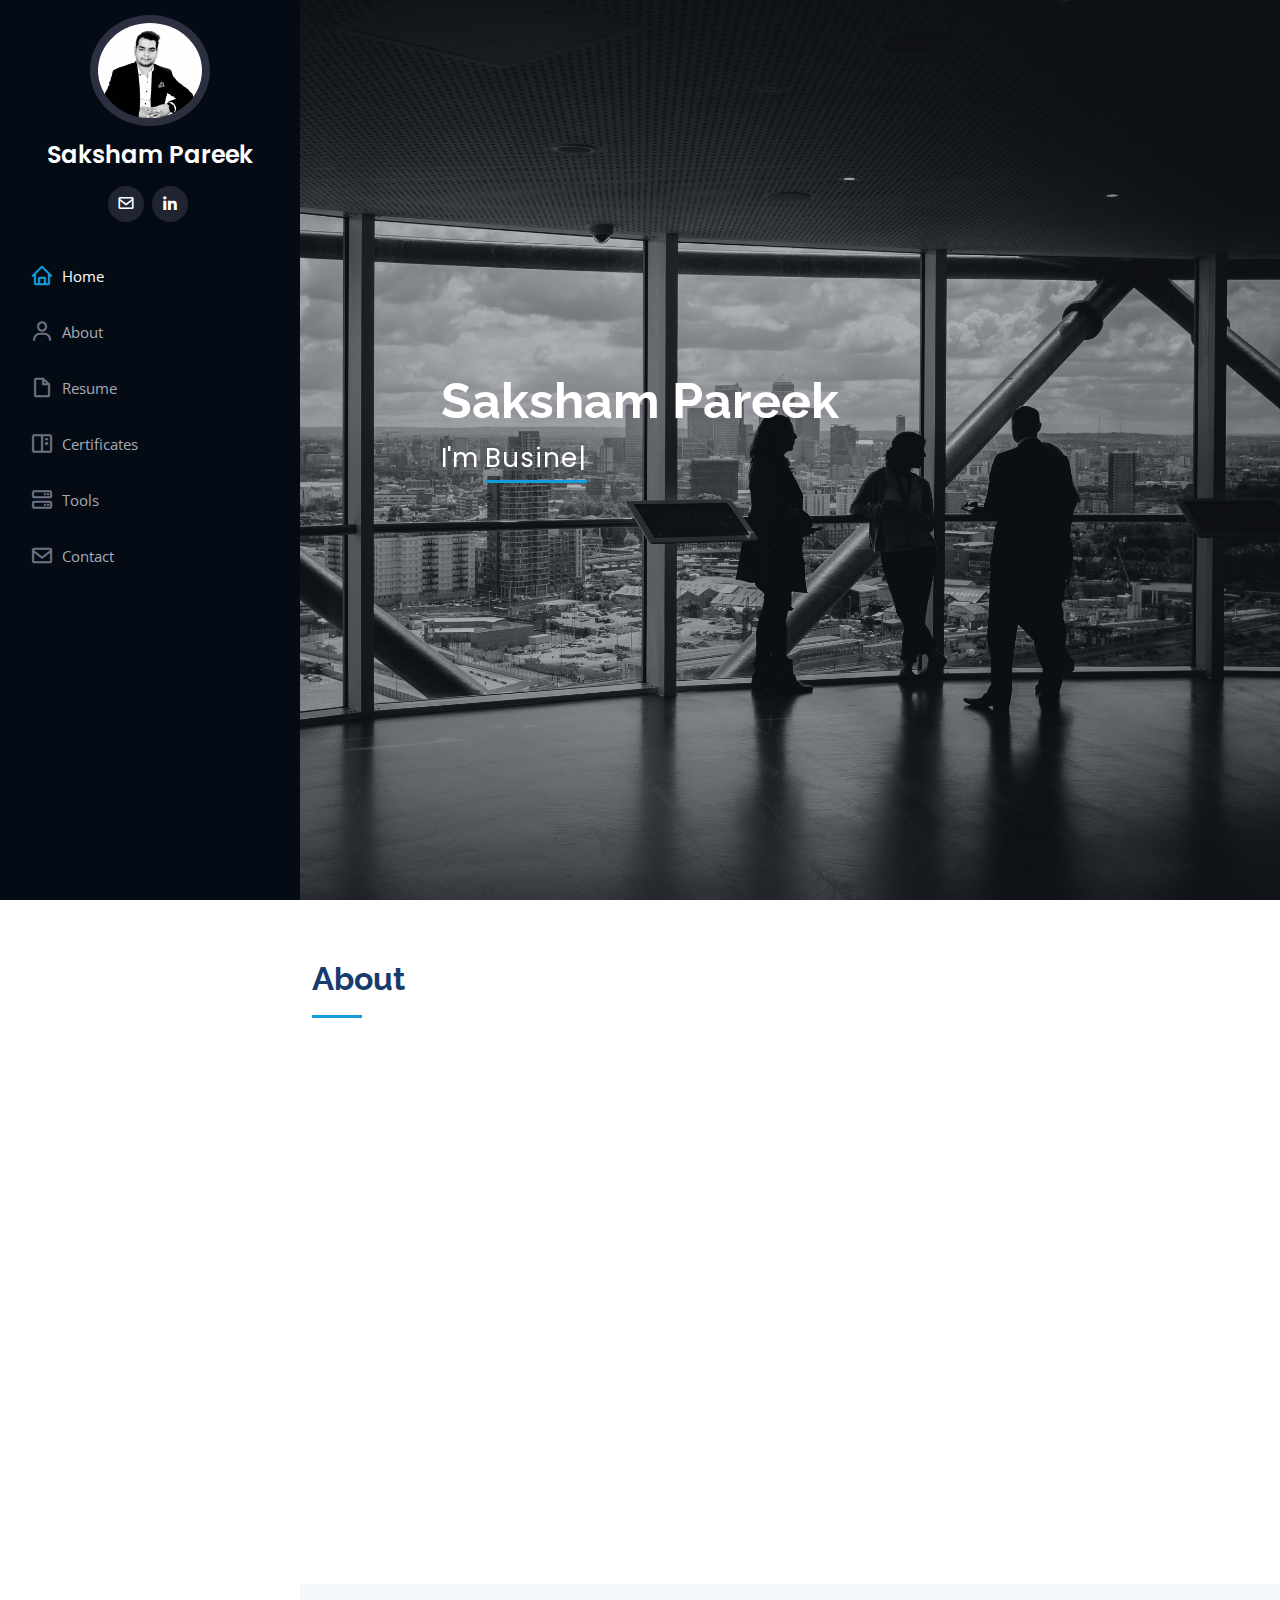
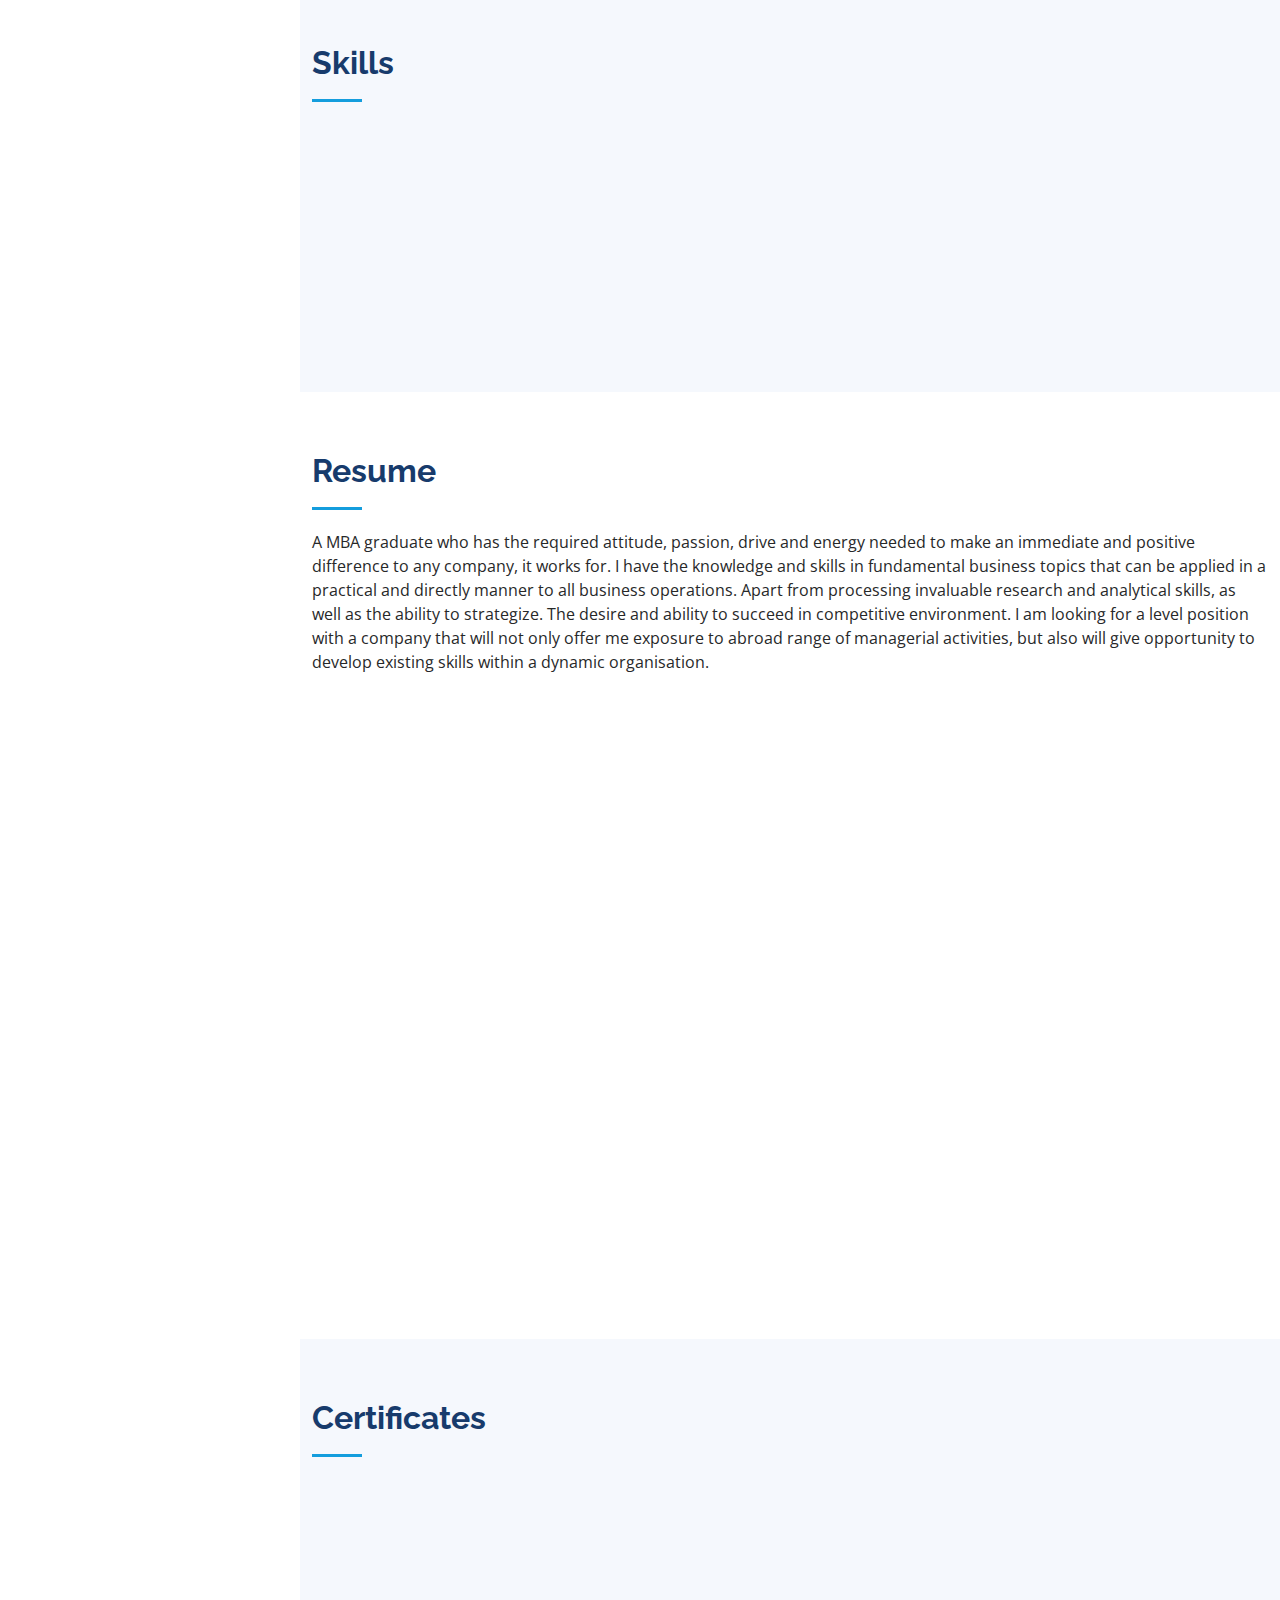
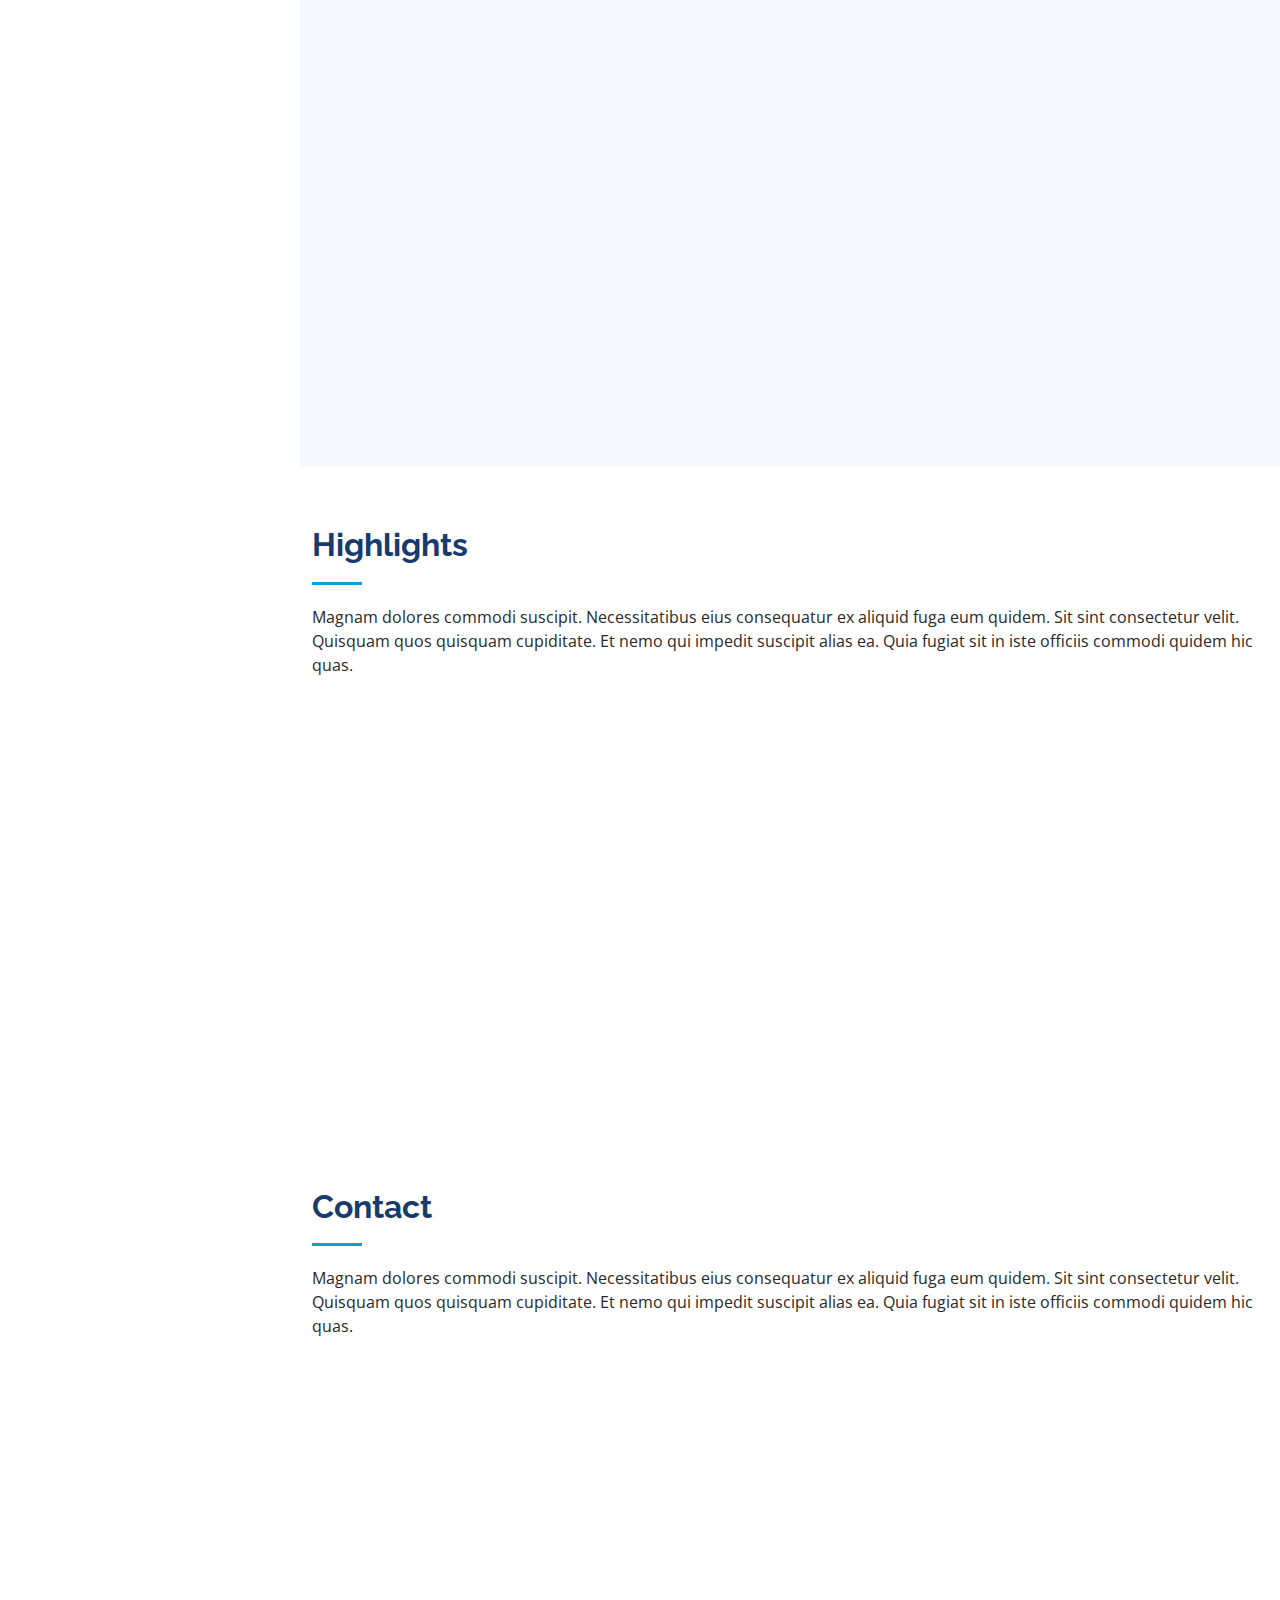
<file: index.html>
<!DOCTYPE html>
<html lang="en">

<head>
  <meta charset="utf-8">
  <meta content="width=device-width, initial-scale=1.0" name="viewport">

  <title>iPortfolio Bootstrap Template - Index</title>
  <meta content="" name="description">
  <meta content="" name="keywords">

  <!-- Favicons -->
  <link href="assets/img/favicon.png" rel="icon">
  <link href="assets/img/apple-touch-icon.png" rel="apple-touch-icon">

  <!-- Google Fonts -->
  <link href="https://fonts.googleapis.com/css?family=Open+Sans:300,300i,400,400i,600,600i,700,700i|Raleway:300,300i,400,400i,500,500i,600,600i,700,700i|Poppins:300,300i,400,400i,500,500i,600,600i,700,700i" rel="stylesheet">

  <!-- Vendor CSS Files -->
  <link href="assets/vendor/aos/aos.css" rel="stylesheet">
  <link href="assets/vendor/bootstrap/css/bootstrap.min.css" rel="stylesheet">
  <link href="assets/vendor/bootstrap-icons/bootstrap-icons.css" rel="stylesheet">
  <link href="assets/vendor/boxicons/css/boxicons.min.css" rel="stylesheet">
  <link href="assets/vendor/glightbox/css/glightbox.min.css" rel="stylesheet">
  <link href="assets/vendor/swiper/swiper-bundle.min.css" rel="stylesheet">

  <!-- Template Main CSS File -->
  <link href="assets/css/style.css" rel="stylesheet">
</head>

<body>

  <!-- ======= Mobile nav toggle button ======= -->
  <i class="bi bi-list mobile-nav-toggle d-xl-none"></i>

  <!-- ======= Header ======= -->
  <header id="header">
    <div class="d-flex flex-column">

      <div class="profile">
        <img src="assets/img/profile-img.jpg" alt="" class="img-fluid rounded-circle">
        <h1 class="text-light"><a href="index.html">Saksham Pareek</a></h1>
        <div class="social-links mt-3 text-center">
          <a href="mailto: Sakshampareek04@gmail.com" class="twitter"><i class="bx bx-envelope"></i></a>
          <!-- <a href="#" class="facebook"><i class="bx bxl-facebook"></i></a>
          <a href="#" class="instagram"><i class="bx bxl-instagram"></i></a>
          <a href="#" class="google-plus"><i class="bx bxl-skype"></i></a> -->
          <a href="https://www.linkedin.com/in/saksham-pareek-296287135/" class="linkedin"><i class="bx bxl-linkedin"></i></a>
        </div>
      </div>

      <nav id="navbar" class="nav-menu navbar">
        <ul>
          <li><a href="#hero" class="nav-link scrollto active"><i class="bx bx-home"></i> <span>Home</span></a></li>
          <li><a href="#about" class="nav-link scrollto"><i class="bx bx-user"></i> <span>About</span></a></li>
          <li><a href="#resume" class="nav-link scrollto"><i class="bx bx-file-blank"></i> <span>Resume</span></a></li>
          <li><a href="#portfolio" class="nav-link scrollto"><i class="bx bx-book-content"></i> <span>Certificates</span></a></li>
          <li><a href="#services" class="nav-link scrollto"><i class="bx bx-server"></i> <span>Tools</span></a></li>
          <li><a href="#contact" class="nav-link scrollto"><i class="bx bx-envelope"></i> <span>Contact</span></a></li>
        </ul>
      </nav>
      <!-- .nav-menu -->
    </div>
  </header><!-- End Header -->

  <!-- ======= Hero Section ======= -->
  <section id="hero" class="d-flex flex-column justify-content-center align-items-center">
    <div class="hero-container" data-aos="fade-in">
      <h1>Saksham Pareek</h1>
      <p>I'm <span class="typed" data-typed-items="Business Strategist,  	Consumer Insights, 	Business Strategist, 	Digital Marketing Consultant,"></span></p>
    </div>
  </section><!-- End Hero -->

  <main id="main">

    <!-- ======= About Section ======= -->
    <section id="about" class="about">
      <div class="container">

        <div class="section-title">
          <h2>About</h2>
          <!-- <p>Magnam dolores commodi suscipit. Necessitatibus eius consequatur ex aliquid fuga eum quidem. Sit sint consectetur velit. Quisquam quos quisquam cupiditate. Et nemo qui impedit suscipit alias ea. Quia fugiat sit in iste officiis commodi quidem hic quas.</p> -->
        </div>
        <div class="row">
          <div class="col-lg-4" data-aos="fade-right">
            <img src="assets/img/profile-img.jpg" class="img-fluid" alt="">
          </div>
          <div class="col-lg-8 pt-4 pt-lg-0 content" data-aos="fade-left">
            <h3>Social Media Analyst </h3>
            <!-- <p class="fst-italic">
              Lorem ipsum dolor sit amet, consectetur adipiscing elit, sed do eiusmod tempor incididunt ut labore et dolore
              magna aliqua.
            </p> -->
            <div class="row">
              <div class="col-lg-6">
                <ul>
                  <li><i class="bi bi-chevron-right"></i> <strong>Birthday:</strong> <span>28 june 199a</span></li>
                  <li><i class="bi bi-chevron-right"></i> <strong>Website:</strong> <span>sakshampareek.github.io</span></li>
                  <!-- <li><i class="bi bi-chevron-right"></i> <strong>Phone:</strong> <span>+123 456 7890</span></li> -->
                  <li><i class="bi bi-chevron-right"></i> <strong>City:</strong> <span>Jaipur,Rajasthan</span></li>
                </ul>
              </div>
              <div class="col-lg-6">
                <ul>
                  <li><i class="bi bi-chevron-right"></i> <strong>Phone:</strong> <span>+91 8078675498</span></li>
                  <!-- <li><i class="bi bi-chevron-right"></i> <strong>Age:</strong> <span>30</span></li> -->
                  <li><i class="bi bi-chevron-right"></i> <strong>Degree:</strong> <span>Master</span></li>
                  <li><i class="bi bi-chevron-right"></i> <strong>Email:</strong> <span>Sakshampareek04@gmail.com</span></li>
                  <!-- <li><i class="bi bi-chevron-right"></i> <strong>Freelance:</strong> <span>Available</span></li> -->
                </ul>
              </div>
            </div>
            <p>
              I work as a social media analyst, with 5+ years of professional experience in marketing and Public relations.
            Skilled with:
            <ul>
              <li>• Data-driven storytelling.</li>
              <li>• Quantitative and Qualitative analytical skills.</li>
            <li>• Problem-solving and strategic consulting ability.</li>
            <li>• Inductive & Deductive Reasoning.</li>
            <li>• Business Writing Skills.</li></ul>
            </p>
          </div>
        </div>

      </div>
    </section><!-- End About Section -->

    <!-- ======= Facts Section ======= -->
    <!-- <section id="facts" class="facts">
      <div class="container">

        <div class="section-title">
          <h2>Facts</h2>
          <p>Magnam dolores commodi suscipit. Necessitatibus eius consequatur ex aliquid fuga eum quidem. Sit sint consectetur velit. Quisquam quos quisquam cupiditate. Et nemo qui impedit suscipit alias ea. Quia fugiat sit in iste officiis commodi quidem hic quas.</p>
        </div>

        <div class="row no-gutters">

          <div class="col-lg-3 col-md-6 d-md-flex align-items-md-stretch" data-aos="fade-up">
            <div class="count-box">
              <i class="bi bi-emoji-smile"></i>
              <span data-purecounter-start="0" data-purecounter-end="232" data-purecounter-duration="1" class="purecounter"></span>
              <p><strong>Happy Clients</strong> consequuntur quae</p>
            </div>
          </div>

          <div class="col-lg-3 col-md-6 d-md-flex align-items-md-stretch" data-aos="fade-up" data-aos-delay="100">
            <div class="count-box">
              <i class="bi bi-journal-richtext"></i>
              <span data-purecounter-start="0" data-purecounter-end="521" data-purecounter-duration="1" class="purecounter"></span>
              <p><strong>Projects</strong> adipisci atque cum quia aut</p>
            </div>
          </div>

          <div class="col-lg-3 col-md-6 d-md-flex align-items-md-stretch" data-aos="fade-up" data-aos-delay="200">
            <div class="count-box">
              <i class="bi bi-headset"></i>
              <span data-purecounter-start="0" data-purecounter-end="1453" data-purecounter-duration="1" class="purecounter"></span>
              <p><strong>Hours Of Support</strong> aut commodi quaerat</p>
            </div>
          </div>

          <div class="col-lg-3 col-md-6 d-md-flex align-items-md-stretch" data-aos="fade-up" data-aos-delay="300">
            <div class="count-box">
              <i class="bi bi-people"></i>
              <span data-purecounter-start="0" data-purecounter-end="32" data-purecounter-duration="1" class="purecounter"></span>
              <p><strong>Hard Workers</strong> rerum asperiores dolor</p>
            </div>
          </div>

        </div>

      </div>
    </section> -->
    <!-- End Facts Section -->

    <!-- ======= Skills Section ======= -->
    <section id="skills" class="skills section-bg">
      <div class="container">

        <div class="section-title">
          <h2>Skills</h2>
          <!-- <p>Magnam dolores commodi suscipit. Necessitatibus eius consequatur ex aliquid fuga eum quidem. Sit sint consectetur velit. Quisquam quos quisquam cupiditate. Et nemo qui impedit suscipit alias ea. Quia fugiat sit in iste officiis commodi quidem hic quas.</p> -->
        </div>

        <div class="row skills-content">

          <div class="col-lg-6" data-aos="fade-up">

            <div class="progress">
              <span class="skill">Management<i class="val">90%</i></span>
              <div class="progress-bar-wrap">
                <div class="progress-bar" role="progressbar" aria-valuenow="90" aria-valuemin="0" aria-valuemax="100"></div>
              </div>
            </div>

            <div class="progress">
              <span class="skill">Customer Service <i class="val">95%</i></span>
              <div class="progress-bar-wrap">
                <div class="progress-bar" role="progressbar" aria-valuenow="95" aria-valuemin="0" aria-valuemax="100"></div>
              </div>
            </div>

            <div class="progress">
              <span class="skill">Marketing Strategy <i class="val">90%</i></span>
              <div class="progress-bar-wrap">
                <div class="progress-bar" role="progressbar" aria-valuenow="90" aria-valuemin="0" aria-valuemax="100"></div>
              </div>
            </div>

          </div>

          <div class="col-lg-6" data-aos="fade-up" data-aos-delay="100">

            <div class="progress">
              <span class="skill">Project Management <i class="val">95%</i></span>
              <div class="progress-bar-wrap">
                <div class="progress-bar" role="progressbar" aria-valuenow="95" aria-valuemin="0" aria-valuemax="100"></div>
              </div>
            </div>

            <div class="progress">
              <span class="skill">Brand Management <i class="val">80%</i></span>
              <div class="progress-bar-wrap">
                <div class="progress-bar" role="progressbar" aria-valuenow="80" aria-valuemin="0" aria-valuemax="100"></div>
              </div>
            </div>

            <div class="progress">
              <span class="skill">Strategic Planning <i class="val">90%</i></span>
              <div class="progress-bar-wrap">
                <div class="progress-bar" role="progressbar" aria-valuenow="90" aria-valuemin="0" aria-valuemax="100"></div>
              </div>
            </div>

          </div>

        </div>

      </div>
    </section><!-- End Skills Section -->

    <!-- ======= Resume Section ======= -->
    <section id="resume" class="resume">
      <div class="container">

        <div class="section-title">
          <h2>Resume</h2>
          <p>A MBA graduate who has the required attitude, passion, drive and energy needed to make an 
            immediate and positive difference to any company, it works for. I have the knowledge and skills in 
            fundamental business topics that can be applied in a practical and directly manner to all business 
            operations. Apart from processing invaluable research and analytical skills, as well as the ability to 
            strategize. The desire and ability to succeed in competitive environment. I am looking for a level 
            position with a company that will not only offer me exposure to abroad range of managerial 
            activities, but also will give opportunity to develop existing skills within a dynamic organisation. 
            </p>
        </div>

        <div class="row">
          <div class="col-lg-6" data-aos="fade-up">
            <h3 class="resume-title">Sumary</h3>
            <div class="resume-item pb-0">
              <h4>Saksham Pareek</h4>
              <p><em>Innovative and deadline-driven social media analyst, with 5+ years of professional experience in marketing and Public relations.</em></p>
              <ul>
                <li>Jaipur,Rajasthan</li>
                <li>+91 8078675498</li>
                <li>Sakshampareek04@gmail.com</li>
              </ul>
            </div>

            <h3 class="resume-title">Education</h3>
            <div class="resume-item">
              <h4>Master of Business Administration (M.B.A.) &amp; Finance</h4>
              <h5>2015 - 2017</h5>
              <p><em>Dr K N Modi University</em></p>
              <p>Activities and Societies: Represented university as team leader in mosiac 2016 . Represented university in several quiz competitions held in university and out of university</p>
            </div>
            <!-- <div class="resume-item">
              <h4>Bachelor of Fine Arts &amp; Graphic Design</h4>
              <h5>2010 - 2014</h5>
              <p><em>Rochester Institute of Technology, Rochester, NY</em></p>
              <p>Quia nobis sequi est occaecati aut. Repudiandae et iusto quae reiciendis et quis Eius vel ratione eius unde vitae rerum voluptates asperiores voluptatem Earum molestiae consequatur neque etlon sader mart dila</p>
            </div> -->
          </div>
          <div class="col-lg-6" data-aos="fade-up" data-aos-delay="100">
            <h3 class="resume-title">Professional Experience</h3>
            <div class="resume-item">
              <h4>Social Media Analyst</h4>
              <h5>2019 - Present</h5>
              <p><em>Experion, New York, NY </em></p>
              <ul>
                <li> 	Focuses on data research, analysis, report creations, creating impactful insights and recommendations.</li>
                <li> 	Providing inferences and actionable around consumers, brand and industry-specific observations that help the client in preparing future action plans </li>
                <li> 	Working on-trend and strategy and intelligence reports driven by social media conversations</li>
                <li> 	Evaluating how competitors and brand-specific content is performing and what are the best practices</li>
                <li> 	Developing innovative and problem-solving skills for continuous improvement of the current process</li>
                <li> 	Presenting reports to clients on video or audio calls</li>
                <li> 	Client, Calibration, and internal call handling</li>
              </ul>
            </div>
            <!-- <div class="resume-item">
              <h4>Graphic design specialist</h4>
              <h5>2017 - 2018</h5>
              <p><em>Stepping Stone Advertising, New York, NY</em></p>
              <ul>
                <li>Developed numerous marketing programs (logos, brochures,infographics, presentations, and advertisements).</li>
                <li>Managed up to 5 projects or tasks at a given time while under pressure</li>
                <li>Recommended and consulted with clients on the most appropriate graphic design</li>
                <li>Created 4+ design presentations and proposals a month for clients and account managers</li>
              </ul>
            </div> -->
          </div>
        </div>

      </div>
    </section><!-- End Resume Section -->

    <!-- ======= Portfolio Section ======= -->
    <section id="portfolio" class="portfolio section-bg">
      <div class="container">

        <div class="section-title">
          <h2>Certificates</h2>
          <!-- <p>Magnam dolores commodi suscipit. Necessitatibus eius consequatur ex aliquid fuga eum quidem. Sit sint consectetur velit. Quisquam quos quisquam cupiditate. Et nemo qui impedit suscipit alias ea. Quia fugiat sit in iste officiis commodi quidem hic quas.</p> -->
        </div>

        <!-- <div class="row" data-aos="fade-up">
          <div class="col-lg-12 d-flex justify-content-center">
            <ul id="portfolio-flters">
              <li data-filter="*" class="filter-active">All</li>
              <li data-filter=".filter-app">App</li>
              <li data-filter=".filter-card">Card</li>
              <li data-filter=".filter-web">Web</li> 
            </ul>
          </div>
        </div> -->

        <div class="row portfolio-container" data-aos="fade-up" data-aos-delay="100">

          <div class="col-lg-4 col-md-6 portfolio-item filter-app">
            <div class="portfolio-wrap">
              <img src="assets/img/portfolio/portfolio-1.jpg" class="img-fluid" alt="">
              <div class="portfolio-links">
                <a href="assets/img/portfolio/portfolio-1.jpg" data-gallery="portfolioGallery" class="portfolio-lightbox" title=" 	Content Strategy for Professionals"><i class="bx bx-plus"></i></a>
                <a href="portfolio-details1.html" title="More Details"><i class="bx bx-link"></i></a>
              </div>
            </div>
          </div>

          <div class="col-lg-4 col-md-6 portfolio-item filter-web">
            <div class="portfolio-wrap">
              <img src="assets/img/portfolio/portfolio-2.jpg" class="img-fluid" alt="">
              <div class="portfolio-links">
                <a href="assets/img/portfolio/portfolio-2.jpg" data-gallery="portfolioGallery" class="portfolio-lightbox" title=" 	Microsoft Power BI- Business Intelligence and Analytics service"><i class="bx bx-plus"></i></a>
                <a href="portfolio-details2.html" title="More Details"><i class="bx bx-link"></i></a>
              </div>
            </div>
          </div>

          <div class="col-lg-4 col-md-6 portfolio-item filter-app">
            <div class="portfolio-wrap">
              <img src="assets/img/portfolio/portfolio-3.jpg" class="img-fluid" alt="">
              <div class="portfolio-links">
                <a href="assets/img/portfolio/portfolio-3.jpg" data-gallery="portfolioGallery" class="portfolio-lightbox" title=" 	The Fundamentals of Digital Marketing "><i class="bx bx-plus"></i></a>
                <a href="portfolio-details3.html" title="More Details"><i class="bx bx-link"></i></a>
              </div>
            </div>
          </div>

          <!-- <div class="col-lg-4 col-md-6 portfolio-item filter-card">
            <div class="portfolio-wrap">
              <img src="assets/img/portfolio/portfolio-4.jpg" class="img-fluid" alt="">
              <div class="portfolio-links">
                <a href="assets/img/portfolio/portfolio-4.jpg" data-gallery="portfolioGallery" class="portfolio-lightbox" title="Card 2"><i class="bx bx-plus"></i></a>
                <a href="portfolio-details.html" title="More Details"><i class="bx bx-link"></i></a>
              </div>
            </div>
          </div> -->

          <div class="col-lg-4 col-md-6 portfolio-item filter-web">
            <div class="portfolio-wrap">
              <!-- <img src="assets/img/portfolio/portfolio-5.jpg" class="img-fluid" alt=""> -->
              <div class="portfolio-links">
                <!-- <a href="assets/img/portfolio/portfolio-5.jpg" data-gallery="portfolioGallery" class="portfolio-lightbox" title="Web 2"><i class="bx bx-plus"></i></a>
                <a href="portfolio-details.html" title="More Details"><i class="bx bx-link"></i></a> -->
              </div>
            </div>
          </div>

          <div class="col-lg-4 col-md-6 portfolio-item filter-app">
            <div class="portfolio-wrap">
              <img src="assets/img/portfolio/portfolio-4.jpg" class="img-fluid" alt="">
              <div class="portfolio-links">
                <a href="assets/img/portfolio/portfolio-4.jpg" data-gallery="portfolioGallery" class="portfolio-lightbox" title=" 	Talkwalker Mountain Climber Program"><i class="bx bx-plus"></i></a>
                <a href="portfolio-details4.html" title="More Details"><i class="bx bx-link"></i></a>
              </div>
            </div>
          </div>

         
          <!-- <div class="col-lg-4 col-md-6 portfolio-item filter-card">
            <div class="portfolio-wrap">
              <img src="assets/img/portfolio/portfolio-7.jpg" class="img-fluid" alt="">
              <div class="portfolio-links">
                <a href="assets/img/portfolio/portfolio-7.jpg" data-gallery="portfolioGallery" class="portfolio-lightbox" title="Card 1"><i class="bx bx-plus"></i></a>
                <a href="portfolio-details.html" title="More Details"><i class="bx bx-link"></i></a>
              </div>
            </div>
          </div>

          <div class="col-lg-4 col-md-6 portfolio-item filter-card">
            <div class="portfolio-wrap">
              <img src="assets/img/portfolio/portfolio-8.jpg" class="img-fluid" alt="">
              <div class="portfolio-links">
                <a href="assets/img/portfolio/portfolio-8.jpg" data-gallery="portfolioGallery" class="portfolio-lightbox" title="Card 3"><i class="bx bx-plus"></i></a>
                <a href="portfolio-details.html" title="More Details"><i class="bx bx-link"></i></a>
              </div>
            </div>
          </div>

          <div class="col-lg-4 col-md-6 portfolio-item filter-web">
            <div class="portfolio-wrap">
              <img src="assets/img/portfolio/portfolio-9.jpg" class="img-fluid" alt="">
              <div class="portfolio-links">
                <a href="assets/img/portfolio/portfolio-9.jpg" data-gallery="portfolioGallery" class="portfolio-lightbox" title="Web 3"><i class="bx bx-plus"></i></a>
                <a href="portfolio-details.html" title="More Details"><i class="bx bx-link"></i></a>
              </div>
            </div>
          </div> -->

        </div>

      </div>
    </section><!-- End Portfolio Section -->

    <!-- ======= Services Section ======= -->
    <section id="services" class="services">
      <div class="container">

        <div class="section-title">
          <h2>Highlights</h2>
          <p>Magnam dolores commodi suscipit. Necessitatibus eius consequatur ex aliquid fuga eum quidem. Sit sint consectetur velit. Quisquam quos quisquam cupiditate. Et nemo qui impedit suscipit alias ea. Quia fugiat sit in iste officiis commodi quidem hic quas.</p>
        </div>

        <div class="row">
          <div class="col-lg-4 col-md-6 icon-box" data-aos="fade-up">
            <div class="icon"><i class="bi bi-briefcase"></i></div>
            <h4 class="title"><a href="">Lorem Ipsum</a></h4>
            <p class="description">Voluptatum deleniti atque corrupti quos dolores et quas molestias excepturi sint occaecati cupiditate non provident</p>
          </div>
          <div class="col-lg-4 col-md-6 icon-box" data-aos="fade-up" data-aos-delay="100">
            <div class="icon"><i class="bi bi-card-checklist"></i></div>
            <h4 class="title"><a href="">Dolor Sitema</a></h4>
            <p class="description">Minim veniam, quis nostrud exercitation ullamco laboris nisi ut aliquip ex ea commodo consequat tarad limino ata</p>
          </div>
          <div class="col-lg-4 col-md-6 icon-box" data-aos="fade-up" data-aos-delay="200">
            <div class="icon"><i class="bi bi-bar-chart"></i></div>
            <h4 class="title"><a href="">Sed ut perspiciatis</a></h4>
            <p class="description">Duis aute irure dolor in reprehenderit in voluptate velit esse cillum dolore eu fugiat nulla pariatur</p>
          </div>
          <div class="col-lg-4 col-md-6 icon-box" data-aos="fade-up" data-aos-delay="300">
            <div class="icon"><i class="bi bi-binoculars"></i></div>
            <h4 class="title"><a href="">Magni Dolores</a></h4>
            <p class="description">Excepteur sint occaecat cupidatat non proident, sunt in culpa qui officia deserunt mollit anim id est laborum</p>
          </div>
          <div class="col-lg-4 col-md-6 icon-box" data-aos="fade-up" data-aos-delay="400">
            <div class="icon"><i class="bi bi-brightness-high"></i></div>
            <h4 class="title"><a href="">Nemo Enim</a></h4>
            <p class="description">At vero eos et accusamus et iusto odio dignissimos ducimus qui blanditiis praesentium voluptatum deleniti atque</p>
          </div>
          <div class="col-lg-4 col-md-6 icon-box" data-aos="fade-up" data-aos-delay="500">
            <div class="icon"><i class="bi bi-calendar4-week"></i></div>
            <h4 class="title"><a href="">Eiusmod Tempor</a></h4>
            <p class="description">Et harum quidem rerum facilis est et expedita distinctio. Nam libero tempore, cum soluta nobis est eligendi</p>
          </div>
        </div>

      </div>
    </section><!-- End Services Section -->

    <!-- ======= Testimonials Section ======= -->
    <!-- <section id="testimonials" class="testimonials section-bg">
      <div class="container"> -->

        <!-- <div class="section-title">
          <h2>Testimonials</h2>
          <p>Magnam dolores commodi suscipit. Necessitatibus eius consequatur ex aliquid fuga eum quidem. Sit sint consectetur velit. Quisquam quos quisquam cupiditate. Et nemo qui impedit suscipit alias ea. Quia fugiat sit in iste officiis commodi quidem hic quas.</p>
        </div>

        <div class="testimonials-slider swiper" data-aos="fade-up" data-aos-delay="100">
          <div class="swiper-wrapper"> -->

            <!-- <div class="swiper-slide">
              <div class="testimonial-item" data-aos="fade-up">
                <p>
                  <i class="bx bxs-quote-alt-left quote-icon-left"></i>
                  Proin iaculis purus consequat sem cure digni ssim donec porttitora entum suscipit rhoncus. Accusantium quam, ultricies eget id, aliquam eget nibh et. Maecen aliquam, risus at semper.
                  <i class="bx bxs-quote-alt-right quote-icon-right"></i>
                </p>
                <img src="assets/img/testimonials/testimonials-1.jpg" class="testimonial-img" alt="">
                <h3>Saul Goodman</h3>
                <h4>Ceo &amp; Founder</h4>
              </div>
            </div> -->
            <!-- End testimonial item -->

            <!-- <div class="swiper-slide">
              <div class="testimonial-item" data-aos="fade-up" data-aos-delay="100">
                <p>
                  <i class="bx bxs-quote-alt-left quote-icon-left"></i>
                  Export tempor illum tamen malis malis eram quae irure esse labore quem cillum quid cillum eram malis quorum velit fore eram velit sunt aliqua noster fugiat irure amet legam anim culpa.
                  <i class="bx bxs-quote-alt-right quote-icon-right"></i>
                </p>
                <img src="assets/img/testimonials/testimonials-2.jpg" class="testimonial-img" alt="">
                <h3>Sara Wilsson</h3>
                <h4>Designer</h4>
              </div>
            </div> -->
            <!-- End testimonial item -->

            <!-- <div class="swiper-slide">
              <div class="testimonial-item" data-aos="fade-up" data-aos-delay="200">
                <p>
                  <i class="bx bxs-quote-alt-left quote-icon-left"></i>
                  Enim nisi quem export duis labore cillum quae magna enim sint quorum nulla quem veniam duis minim tempor labore quem eram duis noster aute amet eram fore quis sint minim.
                  <i class="bx bxs-quote-alt-right quote-icon-right"></i>
                </p>
                <img src="assets/img/testimonials/testimonials-3.jpg" class="testimonial-img" alt="">
                <h3>Jena Karlis</h3>
                <h4>Store Owner</h4>
              </div>
            </div> -->
            <!-- End testimonial item -->

            <!-- <div class="swiper-slide">
              <div class="testimonial-item" data-aos="fade-up" data-aos-delay="300">
                <p>
                  <i class="bx bxs-quote-alt-left quote-icon-left"></i>
                  Fugiat enim eram quae cillum dolore dolor amet nulla culpa multos export minim fugiat minim velit minim dolor enim duis veniam ipsum anim magna sunt elit fore quem dolore labore illum veniam.
                  <i class="bx bxs-quote-alt-right quote-icon-right"></i>
                </p>
                <img src="assets/img/testimonials/testimonials-4.jpg" class="testimonial-img" alt="">
                <h3>Matt Brandon</h3>
                <h4>Freelancer</h4>
              </div>
            </div> -->
            <!-- End testimonial item -->

            <!-- <div class="swiper-slide">
              <div class="testimonial-item" data-aos="fade-up" data-aos-delay="400">
                <p>
                  <i class="bx bxs-quote-alt-left quote-icon-left"></i>
                  Quis quorum aliqua sint quem legam fore sunt eram irure aliqua veniam tempor noster veniam enim culpa labore duis sunt culpa nulla illum cillum fugiat legam esse veniam culpa fore nisi cillum quid.
                  <i class="bx bxs-quote-alt-right quote-icon-right"></i>
                </p>
                <img src="assets/img/testimonials/testimonials-5.jpg" class="testimonial-img" alt="">
                <h3>John Larson</h3>
                <h4>Entrepreneur</h4>
              </div>
            </div> -->
            <!-- End testimonial item -->

          <!-- </div>
          <div class="swiper-pagination"></div>
        </div>

      </div>
    </section> -->
    <!-- End Testimonials Section -->

    <!-- ======= Contact Section ======= -->
    <section id="contact" class="contact">
      <div class="container">

        <div class="section-title">
          <h2>Contact</h2>
          <p>Magnam dolores commodi suscipit. Necessitatibus eius consequatur ex aliquid fuga eum quidem. Sit sint consectetur velit. Quisquam quos quisquam cupiditate. Et nemo qui impedit suscipit alias ea. Quia fugiat sit in iste officiis commodi quidem hic quas.</p>
        </div>

        <div class="row" data-aos="fade-in">

          <div class="col-lg-5 d-flex align-items-stretch">
            <div class="info">
              <div class="address">
                <i class="bi bi-geo-alt"></i>
                <h4>Location:</h4>
                <p>Jaipur ,Rajasthan</p>
              </div>

              <div class="email">
                <i class="bi bi-envelope"></i>
                <h4>Email:</h4>
                <p>Sakshampareek04@gmail.com</p>
              </div>

              <a href="tel:8078675498"> <div class="phone">
                <i class="bi bi-phone"></i>
                <h4>Call:</h4>
                <p>+91 8078675498</p>
              </div></a>

              <!-- <iframe src="https://www.google.com/maps/embed?pb=!1m14!1m8!1m3!1d12097.433213460943!2d-74.0062269!3d40.7101282!3m2!1i1024!2i768!4f13.1!3m3!1m2!1s0x0%3A0xb89d1fe6bc499443!2sDowntown+Conference+Center!5e0!3m2!1smk!2sbg!4v1539943755621" frameborder="0" style="border:0; width: 100%; height: 290px;" allowfullscreen></iframe> -->
            </div>

          </div>

          <div class="col-lg-7 mt-5 mt-lg-0 d-flex align-items-stretch">
            <form action="forms/contact.php" method="post" role="form" class="php-email-form">
              <div class="row">
                <div class="form-group col-md-6">
                  <label for="name">Your Name</label>
                  <input type="text" name="name" class="form-control" id="name" required>
                </div>
                <div class="form-group col-md-6">
                  <label for="name">Your Email</label>
                  <input type="email" class="form-control" name="email" id="email" required>
                </div>
              </div>
              <div class="form-group">
                <label for="name">Subject</label>
                <input type="text" class="form-control" name="subject" id="subject" required>
              </div>
              <div class="form-group">
                <label for="name">Message</label>
                <textarea class="form-control" name="message" rows="10" required></textarea>
              </div>
              <div class="my-3">
                <div class="loading">Loading</div>
                <div class="error-message"></div>
                <div class="sent-message">Your message has been sent. Thank you!</div>
              </div>
              <div class="text-center"><button type="submit">Send Message</button></div>
            </form>
          </div>

        </div>

      </div>
    </section><!-- End Contact Section -->

  </main><!-- End #main -->

  <!-- ======= Footer ======= -->
  <!-- <footer id="footer">
    <div class="container">
      <div class="copyright">
        &copy; Copyright <strong><span>iPortfolio</span></strong>
      </div>
      <div class="credits">
        <!-- All the links in the footer should remain intact. -->
        <!-- You can delete the links only if you purchased the pro version. -->
        <!-- Licensing information: https://bootstrapmade.com/license/ -->
        <!-- Purchase the pro version with working PHP/AJAX contact form: https://bootstrapmade.com/iportfolio-bootstrap-portfolio-websites-template/ -->
        <!-- Designed by <a href="https://bootstrapmade.com/">BootstrapMade</a> -->
      </div>
    </div>
  </footer> -->
  <!-- End  Footer -->

  <a href="#" class="back-to-top d-flex align-items-center justify-content-center"><i class="bi bi-arrow-up-short"></i></a>

  <!-- Vendor JS Files -->
  <script src="assets/vendor/aos/aos.js"></script>
  <script src="assets/vendor/bootstrap/js/bootstrap.bundle.min.js"></script>
  <script src="assets/vendor/glightbox/js/glightbox.min.js"></script>
  <script src="assets/vendor/isotope-layout/isotope.pkgd.min.js"></script>
  <script src="assets/vendor/php-email-form/validate.js"></script>
  <script src="assets/vendor/purecounter/purecounter.js"></script>
  <script src="assets/vendor/swiper/swiper-bundle.min.js"></script>
  <script src="assets/vendor/typed.js/typed.min.js"></script>
  <script src="assets/vendor/waypoints/noframework.waypoints.js"></script>

  <!-- Template Main JS File -->
  <script src="assets/js/main.js"></script>

</body>

</html>
</file>
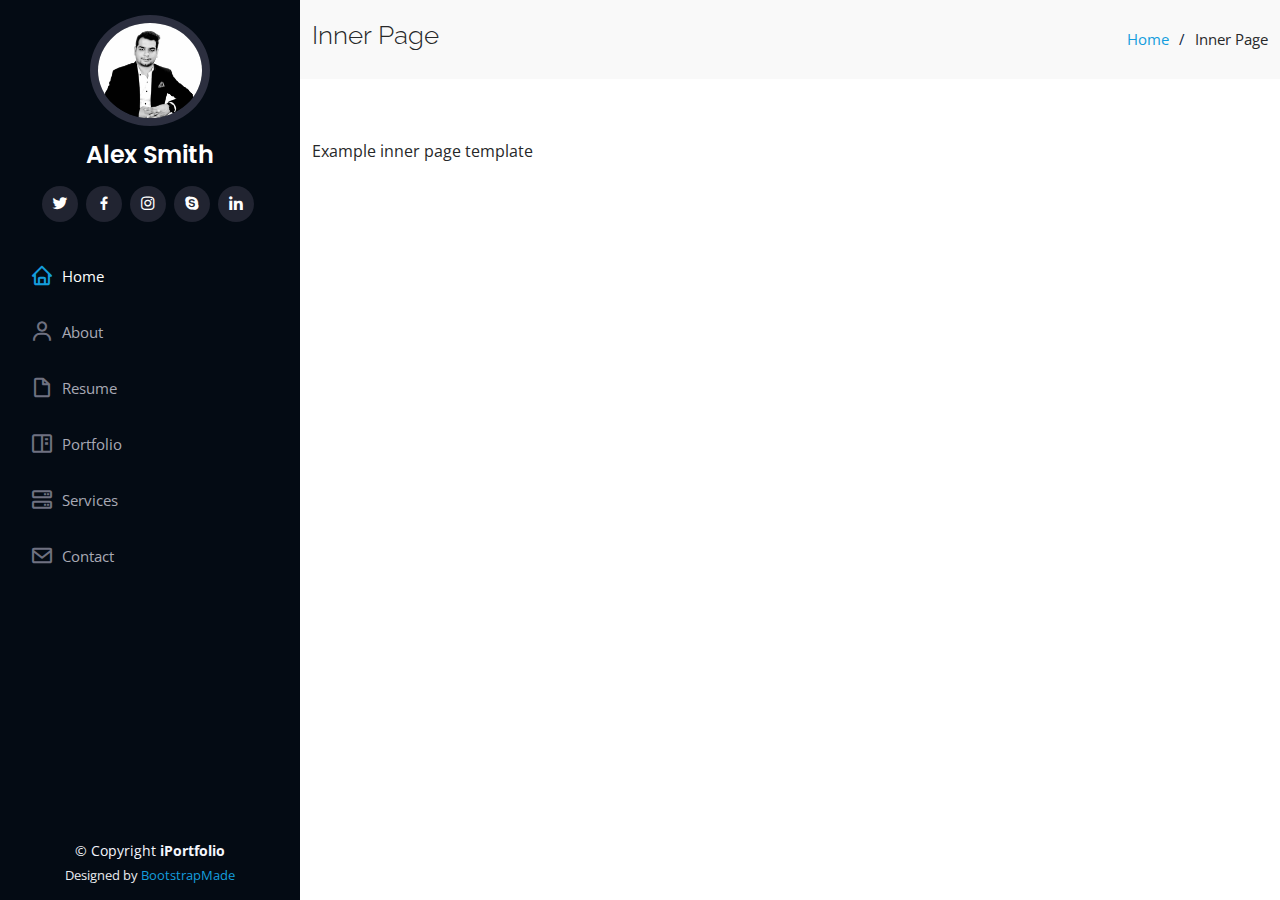
<file: inner-page.html>
<!DOCTYPE html>
<html lang="en">

<head>
  <meta charset="utf-8">
  <meta content="width=device-width, initial-scale=1.0" name="viewport">

  <title>Inner Page - iPortfolio Bootstrap Template</title>
  <meta content="" name="description">
  <meta content="" name="keywords">

  <!-- Favicons -->
  <link href="assets/img/favicon.png" rel="icon">
  <link href="assets/img/apple-touch-icon.png" rel="apple-touch-icon">

  <!-- Google Fonts -->
  <link href="https://fonts.googleapis.com/css?family=Open+Sans:300,300i,400,400i,600,600i,700,700i|Raleway:300,300i,400,400i,500,500i,600,600i,700,700i|Poppins:300,300i,400,400i,500,500i,600,600i,700,700i" rel="stylesheet">

  <!-- Vendor CSS Files -->
  <link href="assets/vendor/aos/aos.css" rel="stylesheet">
  <link href="assets/vendor/bootstrap/css/bootstrap.min.css" rel="stylesheet">
  <link href="assets/vendor/bootstrap-icons/bootstrap-icons.css" rel="stylesheet">
  <link href="assets/vendor/boxicons/css/boxicons.min.css" rel="stylesheet">
  <link href="assets/vendor/glightbox/css/glightbox.min.css" rel="stylesheet">
  <link href="assets/vendor/swiper/swiper-bundle.min.css" rel="stylesheet">

  <!-- Template Main CSS File -->
  <link href="assets/css/style.css" rel="stylesheet">

  <!-- =======================================================
  * Template Name: iPortfolio - v3.6.0
  * Template URL: https://bootstrapmade.com/iportfolio-bootstrap-portfolio-websites-template/
  * Author: BootstrapMade.com
  * License: https://bootstrapmade.com/license/
  ======================================================== -->
</head>

<body>

  <!-- ======= Mobile nav toggle button ======= -->
  <i class="bi bi-list mobile-nav-toggle d-xl-none"></i>

  <!-- ======= Header ======= -->
  <header id="header">
    <div class="d-flex flex-column">

      <div class="profile">
        <img src="assets/img/profile-img.jpg" alt="" class="img-fluid rounded-circle">
        <h1 class="text-light"><a href="index.html">Alex Smith</a></h1>
        <div class="social-links mt-3 text-center">
          <a href="#" class="twitter"><i class="bx bxl-twitter"></i></a>
          <a href="#" class="facebook"><i class="bx bxl-facebook"></i></a>
          <a href="#" class="instagram"><i class="bx bxl-instagram"></i></a>
          <a href="#" class="google-plus"><i class="bx bxl-skype"></i></a>
          <a href="#" class="linkedin"><i class="bx bxl-linkedin"></i></a>
        </div>
      </div>

      <nav id="navbar" class="nav-menu navbar">
        <ul>
          <li><a href="#hero" class="nav-link scrollto active"><i class="bx bx-home"></i> <span>Home</span></a></li>
          <li><a href="#about" class="nav-link scrollto"><i class="bx bx-user"></i> <span>About</span></a></li>
          <li><a href="#resume" class="nav-link scrollto"><i class="bx bx-file-blank"></i> <span>Resume</span></a></li>
          <li><a href="#portfolio" class="nav-link scrollto"><i class="bx bx-book-content"></i> <span>Portfolio</span></a></li>
          <li><a href="#services" class="nav-link scrollto"><i class="bx bx-server"></i> <span>Services</span></a></li>
          <li><a href="#contact" class="nav-link scrollto"><i class="bx bx-envelope"></i> <span>Contact</span></a></li>
        </ul>
      </nav><!-- .nav-menu -->
    </div>
  </header><!-- End Header -->

  <main id="main">

    <!-- ======= Breadcrumbs ======= -->
    <section class="breadcrumbs">
      <div class="container">

        <div class="d-flex justify-content-between align-items-center">
          <h2>Inner Page</h2>
          <ol>
            <li><a href="index.html">Home</a></li>
            <li>Inner Page</li>
          </ol>
        </div>

      </div>
    </section><!-- End Breadcrumbs -->

    <section class="inner-page">
      <div class="container">
        <p>
          Example inner page template
        </p>
      </div>
    </section>

  </main><!-- End #main -->

  <!-- ======= Footer ======= -->
  <footer id="footer">
    <div class="container">
      <div class="copyright">
        &copy; Copyright <strong><span>iPortfolio</span></strong>
      </div>
      <div class="credits">
        <!-- All the links in the footer should remain intact. -->
        <!-- You can delete the links only if you purchased the pro version. -->
        <!-- Licensing information: https://bootstrapmade.com/license/ -->
        <!-- Purchase the pro version with working PHP/AJAX contact form: https://bootstrapmade.com/iportfolio-bootstrap-portfolio-websites-template/ -->
        Designed by <a href="https://bootstrapmade.com/">BootstrapMade</a>
      </div>
    </div>
  </footer><!-- End  Footer -->

  <a href="#" class="back-to-top d-flex align-items-center justify-content-center"><i class="bi bi-arrow-up-short"></i></a>

  <!-- Vendor JS Files -->
  <script src="assets/vendor/aos/aos.js"></script>
  <script src="assets/vendor/bootstrap/js/bootstrap.bundle.min.js"></script>
  <script src="assets/vendor/glightbox/js/glightbox.min.js"></script>
  <script src="assets/vendor/isotope-layout/isotope.pkgd.min.js"></script>
  <script src="assets/vendor/php-email-form/validate.js"></script>
  <script src="assets/vendor/purecounter/purecounter.js"></script>
  <script src="assets/vendor/swiper/swiper-bundle.min.js"></script>
  <script src="assets/vendor/typed.js/typed.min.js"></script>
  <script src="assets/vendor/waypoints/noframework.waypoints.js"></script>

  <!-- Template Main JS File -->
  <script src="assets/js/main.js"></script>

</body>

</html>
</file>
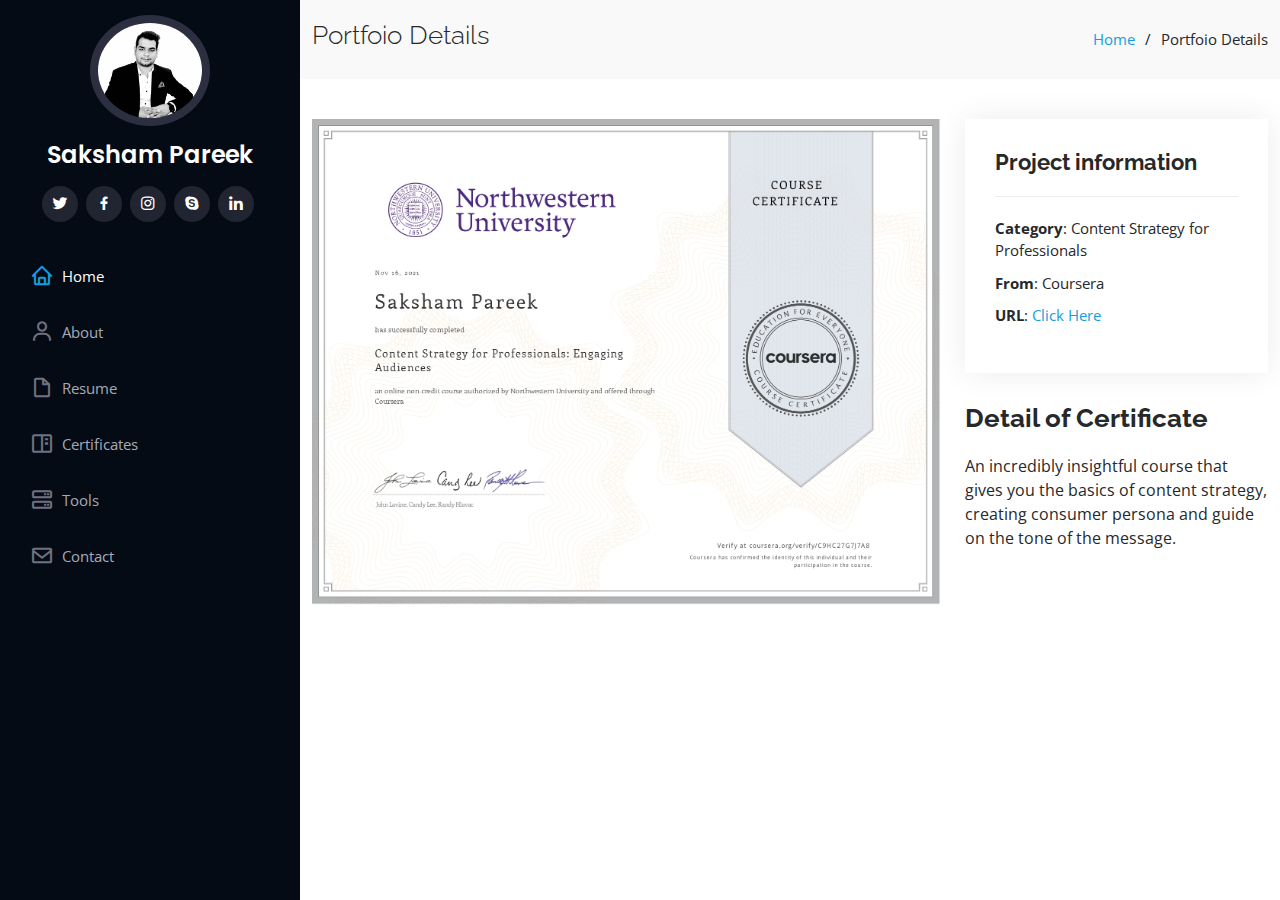
<file: portfolio-details1.html>
<!DOCTYPE html>
<html lang="en">

<head>
  <meta charset="utf-8">
  <meta content="width=device-width, initial-scale=1.0" name="viewport">

  <title>Portfolio Details - iPortfolio Bootstrap Template</title>
  <meta content="" name="description">
  <meta content="" name="keywords">

  <!-- Favicons -->
  <link href="assets/img/favicon.png" rel="icon">
  <link href="assets/img/apple-touch-icon.png" rel="apple-touch-icon">

  <!-- Google Fonts -->
  <link href="https://fonts.googleapis.com/css?family=Open+Sans:300,300i,400,400i,600,600i,700,700i|Raleway:300,300i,400,400i,500,500i,600,600i,700,700i|Poppins:300,300i,400,400i,500,500i,600,600i,700,700i" rel="stylesheet">

  <!-- Vendor CSS Files -->
  <link href="assets/vendor/aos/aos.css" rel="stylesheet">
  <link href="assets/vendor/bootstrap/css/bootstrap.min.css" rel="stylesheet">
  <link href="assets/vendor/bootstrap-icons/bootstrap-icons.css" rel="stylesheet">
  <link href="assets/vendor/boxicons/css/boxicons.min.css" rel="stylesheet">
  <link href="assets/vendor/glightbox/css/glightbox.min.css" rel="stylesheet">
  <link href="assets/vendor/swiper/swiper-bundle.min.css" rel="stylesheet">

  <!-- Template Main CSS File -->
  <link href="assets/css/style.css" rel="stylesheet">

  <!-- =======================================================
  * Template Name: iPortfolio - v3.6.0
  * Template URL: https://bootstrapmade.com/iportfolio-bootstrap-portfolio-websites-template/
  * Author: BootstrapMade.com
  * License: https://bootstrapmade.com/license/
  ======================================================== -->
</head>

<body>

  <!-- ======= Mobile nav toggle button ======= -->
  <i class="bi bi-list mobile-nav-toggle d-xl-none"></i>

  <!-- ======= Header ======= -->
  <header id="header">
    <div class="d-flex flex-column">

      <div class="profile">
        <img src="assets/img/profile-img.jpg" alt="" class="img-fluid rounded-circle">
        <h1 class="text-light"><a href="index.html">Saksham Pareek</a></h1>
        <div class="social-links mt-3 text-center">
          <a href="#" class="twitter"><i class="bx bxl-twitter"></i></a>
          <a href="#" class="facebook"><i class="bx bxl-facebook"></i></a>
          <a href="#" class="instagram"><i class="bx bxl-instagram"></i></a>
          <a href="#" class="google-plus"><i class="bx bxl-skype"></i></a>
          <a href="#" class="linkedin"><i class="bx bxl-linkedin"></i></a>
        </div>
      </div>

      <nav id="navbar" class="nav-menu navbar">
        <ul>
          <li><a href="#hero" class="nav-link scrollto active"><i class="bx bx-home"></i> <span>Home</span></a></li>
          <li><a href="#about" class="nav-link scrollto"><i class="bx bx-user"></i> <span>About</span></a></li>
          <li><a href="#resume" class="nav-link scrollto"><i class="bx bx-file-blank"></i> <span>Resume</span></a></li>
          <li><a href="#portfolio" class="nav-link scrollto"><i class="bx bx-book-content"></i> <span>Certificates</span></a></li>
          <li><a href="#services" class="nav-link scrollto"><i class="bx bx-server"></i> <span>Tools</span></a></li>
          <li><a href="#contact" class="nav-link scrollto"><i class="bx bx-envelope"></i> <span>Contact</span></a></li>
        </ul>
      </nav>
      <!-- .nav-menu -->
    </div>
  </header><!-- End Header -->

  <main id="main">

    <!-- ======= Breadcrumbs ======= -->
    <section id="breadcrumbs" class="breadcrumbs">
      <div class="container">

        <div class="d-flex justify-content-between align-items-center">
          <h2>Portfoio Details</h2>
          <ol>
            <li><a href="index.html">Home</a></li>
            <li>Portfoio Details</li>
          </ol>
        </div>

      </div>
    </section><!-- End Breadcrumbs -->

    <!-- ======= Portfolio Details Section ======= -->
    <section id="portfolio-details" class="portfolio-details">
      <div class="container">

        <div class="row gy-4">

          <div class="col-lg-8">
            <div class="portfolio-details-slider swiper">
              <!-- <div class="swiper-wrapper align-items-center"> -->

                <div class="swiper-slide">
                  <img src="assets/img/portfolio/portfolio-details-1.jpg" alt="">
                </div>

                <!-- <div class="swiper-slide">
                  <img src="assets/img/portfolio/portfolio-details-2.jpg" alt="">
                </div>

                <div class="swiper-slide">
                  <img src="assets/img/portfolio/portfolio-details-3.jpg" alt="">
                </div> -->

              <!-- </div> -->
              <!-- <div class="swiper-pagination"></div> -->
            </div>
          </div>

          <div class="col-lg-4">
            <div class="portfolio-info">
              <h3>Project information</h3>
              <ul>
                <li><strong>Category</strong>:  	Content Strategy for Professionals </li>
                <li><strong>From</strong>: Coursera</li>
                <!-- <li><strong>Project date</strong>: 01 March, 2020</li> -->
                <li><strong>URL</strong>: <a href="https://drive.google.com/file/d/1YYnlUMpDLPfIaFXY8JiiVllaZRzNOHtZ/view">Click Here</a></li>
              </ul>
            </div>
            <div class="portfolio-description">
              <h2>Detail of Certificate</h2>
              <p>
                An incredibly insightful course that gives you the basics of content strategy, creating consumer persona and guide on the tone of the message.
              </p>
            </div>
          </div>

        </div>

      </div>
    </section><!-- End Portfolio Details Section -->

  </main><!-- End #main -->

  <!-- ======= Footer ======= -->
  <!-- <footer id="footer">
    <div class="container">
      <div class="copyright">
        &copy; Copyright <strong><span>iPortfolio</span></strong>
      </div>
      <div class="credits">
        <!-- All the links in the footer should remain intact. -->
        <!-- You can delete the links only if you purchased the pro version. -->
        <!-- Licensing information: https://bootstrapmade.com/license/ -->
        <!-- Purchase the pro version with working PHP/AJAX contact form: https://bootstrapmade.com/iportfolio-bootstrap-portfolio-websites-template/ -->
        <!-- Designed by <a href="https://bootstrapmade.com/">BootstrapMade</a> -->
      </div>
    </div>
  </footer> -->
  <!-- End  Footer -->

  <a href="#" class="back-to-top d-flex align-items-center justify-content-center"><i class="bi bi-arrow-up-short"></i></a>

  <!-- Vendor JS Files -->
  <script src="assets/vendor/aos/aos.js"></script>
  <script src="assets/vendor/bootstrap/js/bootstrap.bundle.min.js"></script>
  <script src="assets/vendor/glightbox/js/glightbox.min.js"></script>
  <script src="assets/vendor/isotope-layout/isotope.pkgd.min.js"></script>
  <script src="assets/vendor/php-email-form/validate.js"></script>
  <script src="assets/vendor/purecounter/purecounter.js"></script>
  <script src="assets/vendor/swiper/swiper-bundle.min.js"></script>
  <script src="assets/vendor/typed.js/typed.min.js"></script>
  <script src="assets/vendor/waypoints/noframework.waypoints.js"></script>

  <!-- Template Main JS File -->
  <script src="assets/js/main.js"></script>

</body>

</html>
</file>
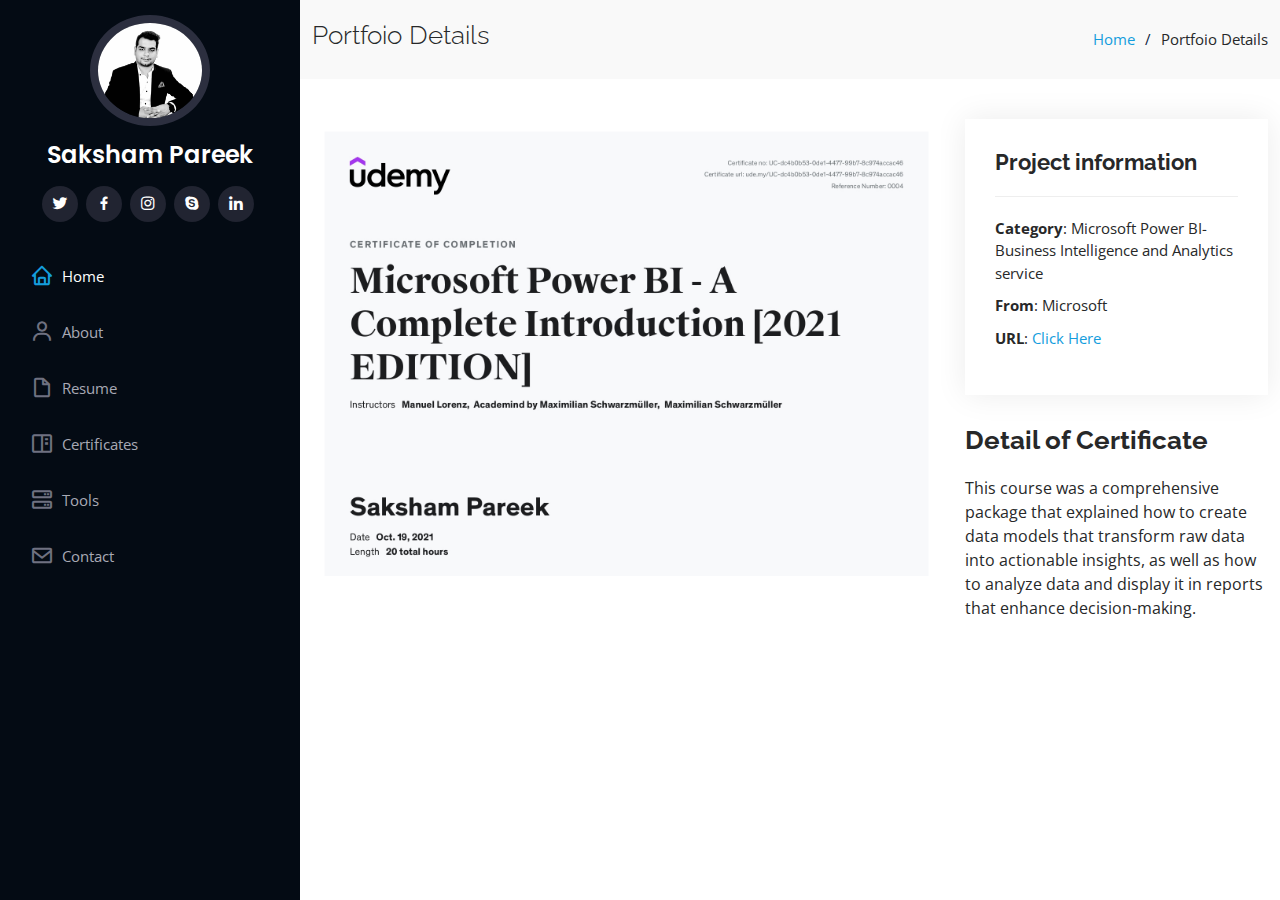
<file: portfolio-details2.html>
<!DOCTYPE html>
<html lang="en">

<head>
  <meta charset="utf-8">
  <meta content="width=device-width, initial-scale=1.0" name="viewport">

  <title>Portfolio Details - iPortfolio Bootstrap Template</title>
  <meta content="" name="description">
  <meta content="" name="keywords">

  <!-- Favicons -->
  <link href="assets/img/favicon.png" rel="icon">
  <link href="assets/img/apple-touch-icon.png" rel="apple-touch-icon">

  <!-- Google Fonts -->
  <link href="https://fonts.googleapis.com/css?family=Open+Sans:300,300i,400,400i,600,600i,700,700i|Raleway:300,300i,400,400i,500,500i,600,600i,700,700i|Poppins:300,300i,400,400i,500,500i,600,600i,700,700i" rel="stylesheet">

  <!-- Vendor CSS Files -->
  <link href="assets/vendor/aos/aos.css" rel="stylesheet">
  <link href="assets/vendor/bootstrap/css/bootstrap.min.css" rel="stylesheet">
  <link href="assets/vendor/bootstrap-icons/bootstrap-icons.css" rel="stylesheet">
  <link href="assets/vendor/boxicons/css/boxicons.min.css" rel="stylesheet">
  <link href="assets/vendor/glightbox/css/glightbox.min.css" rel="stylesheet">
  <link href="assets/vendor/swiper/swiper-bundle.min.css" rel="stylesheet">

  <!-- Template Main CSS File -->
  <link href="assets/css/style.css" rel="stylesheet">

  <!-- =======================================================
  * Template Name: iPortfolio - v3.6.0
  * Template URL: https://bootstrapmade.com/iportfolio-bootstrap-portfolio-websites-template/
  * Author: BootstrapMade.com
  * License: https://bootstrapmade.com/license/
  ======================================================== -->
</head>

<body>

  <!-- ======= Mobile nav toggle button ======= -->
  <i class="bi bi-list mobile-nav-toggle d-xl-none"></i>

  <!-- ======= Header ======= -->
  <header id="header">
    <div class="d-flex flex-column">

      <div class="profile">
        <img src="assets/img/profile-img.jpg" alt="" class="img-fluid rounded-circle">
        <h1 class="text-light"><a href="index.html">Saksham Pareek</a></h1>
        <div class="social-links mt-3 text-center">
          <a href="#" class="twitter"><i class="bx bxl-twitter"></i></a>
          <a href="#" class="facebook"><i class="bx bxl-facebook"></i></a>
          <a href="#" class="instagram"><i class="bx bxl-instagram"></i></a>
          <a href="#" class="google-plus"><i class="bx bxl-skype"></i></a>
          <a href="#" class="linkedin"><i class="bx bxl-linkedin"></i></a>
        </div>
      </div>

      <nav id="navbar" class="nav-menu navbar">
        <ul>
          <li><a href="#hero" class="nav-link scrollto active"><i class="bx bx-home"></i> <span>Home</span></a></li>
          <li><a href="#about" class="nav-link scrollto"><i class="bx bx-user"></i> <span>About</span></a></li>
          <li><a href="#resume" class="nav-link scrollto"><i class="bx bx-file-blank"></i> <span>Resume</span></a></li>
          <li><a href="#portfolio" class="nav-link scrollto"><i class="bx bx-book-content"></i> <span>Certificates</span></a></li>
          <li><a href="#services" class="nav-link scrollto"><i class="bx bx-server"></i> <span>Tools</span></a></li>
          <li><a href="#contact" class="nav-link scrollto"><i class="bx bx-envelope"></i> <span>Contact</span></a></li>
        </ul>
      </nav>
      <!-- .nav-menu -->
    </div>
  </header><!-- End Header -->

  <main id="main">

    <!-- ======= Breadcrumbs ======= -->
    <section id="breadcrumbs" class="breadcrumbs">
      <div class="container">

        <div class="d-flex justify-content-between align-items-center">
          <h2>Portfoio Details</h2>
          <ol>
            <li><a href="index.html">Home</a></li>
            <li>Portfoio Details</li>
          </ol>
        </div>

      </div>
    </section><!-- End Breadcrumbs -->

    <!-- ======= Portfolio Details Section ======= -->
    <section id="portfolio-details" class="portfolio-details">
      <div class="container">

        <div class="row gy-4">

          <div class="col-lg-8">
            <div class="portfolio-details-slider swiper">
              <!-- <div class="swiper-wrapper align-items-center"> -->

                <div class="swiper-slide">
                  <img src="assets/img/portfolio/portfolio-details-2.jpg" alt="">
                </div>

                <!-- <div class="swiper-slide">
                  <img src="assets/img/portfolio/portfolio-details-2.jpg" alt="">
                </div>

                <div class="swiper-slide">
                  <img src="assets/img/portfolio/portfolio-details-3.jpg" alt="">
                </div> -->

              <!-- </div> -->
              <!-- <div class="swiper-pagination"></div> -->
            </div>
          </div>

          <div class="col-lg-4">
            <div class="portfolio-info">
              <h3>Project information</h3>
              <ul>
                <li><strong>Category</strong>:  	Microsoft Power BI- Business Intelligence and Analytics service  </li>
                <li><strong>From</strong>: Microsoft</li>
                <!-- <li><strong>Project date</strong>: 01 March, 2020</li> -->
                <li><strong>URL</strong>: <a href="https://www.udemy.com/certificate/UC-dc4b0b53-0de1-4477-99b7-8c974accac46/">Click Here</a></li>
              </ul>
            </div>
            <div class="portfolio-description">
              <h2>Detail of Certificate</h2>
              <p>
                This course was a comprehensive package that explained how to create data models that transform raw data into actionable insights, as well as how to analyze data and display it in reports that enhance decision-making.
              </p>
            </div>
          </div>

        </div>

      </div>
    </section><!-- End Portfolio Details Section -->

  </main><!-- End #main -->

  <!-- ======= Footer ======= -->
  <!-- <footer id="footer">
    <div class="container">
      <div class="copyright">
        &copy; Copyright <strong><span>iPortfolio</span></strong>
      </div>
      <div class="credits">
        <!-- All the links in the footer should remain intact. -->
        <!-- You can delete the links only if you purchased the pro version. -->
        <!-- Licensing information: https://bootstrapmade.com/license/ -->
        <!-- Purchase the pro version with working PHP/AJAX contact form: https://bootstrapmade.com/iportfolio-bootstrap-portfolio-websites-template/ -->
        <!-- Designed by <a href="https://bootstrapmade.com/">BootstrapMade</a> -->
      </div>
    </div>
  </footer> -->
  <!-- End  Footer -->

  <a href="#" class="back-to-top d-flex align-items-center justify-content-center"><i class="bi bi-arrow-up-short"></i></a>

  <!-- Vendor JS Files -->
  <script src="assets/vendor/aos/aos.js"></script>
  <script src="assets/vendor/bootstrap/js/bootstrap.bundle.min.js"></script>
  <script src="assets/vendor/glightbox/js/glightbox.min.js"></script>
  <script src="assets/vendor/isotope-layout/isotope.pkgd.min.js"></script>
  <script src="assets/vendor/php-email-form/validate.js"></script>
  <script src="assets/vendor/purecounter/purecounter.js"></script>
  <script src="assets/vendor/swiper/swiper-bundle.min.js"></script>
  <script src="assets/vendor/typed.js/typed.min.js"></script>
  <script src="assets/vendor/waypoints/noframework.waypoints.js"></script>

  <!-- Template Main JS File -->
  <script src="assets/js/main.js"></script>

</body>

</html>
</file>
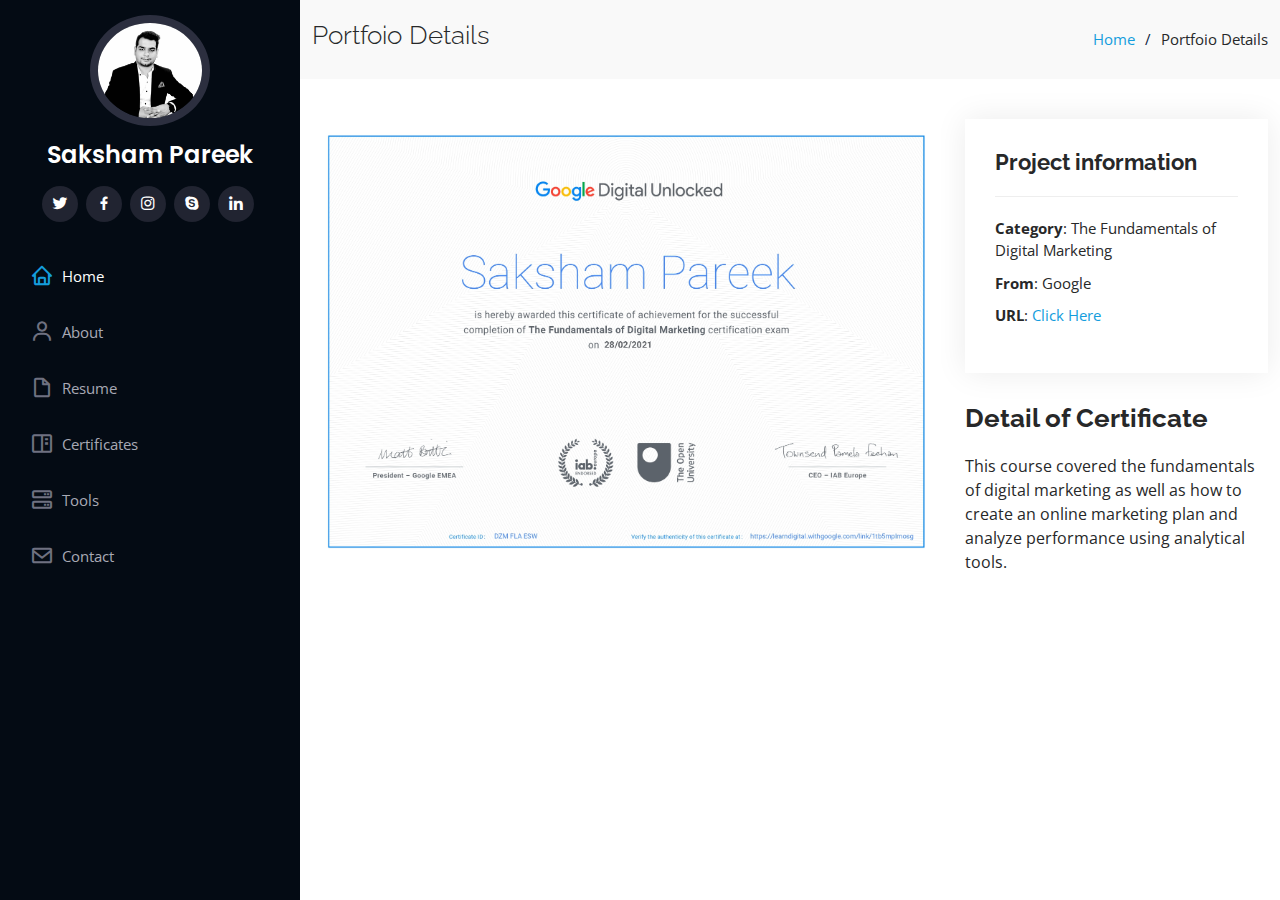
<file: portfolio-details3.html>
<!DOCTYPE html>
<html lang="en">

<head>
  <meta charset="utf-8">
  <meta content="width=device-width, initial-scale=1.0" name="viewport">

  <title>Portfolio Details - iPortfolio Bootstrap Template</title>
  <meta content="" name="description">
  <meta content="" name="keywords">

  <!-- Favicons -->
  <link href="assets/img/favicon.png" rel="icon">
  <link href="assets/img/apple-touch-icon.png" rel="apple-touch-icon">

  <!-- Google Fonts -->
  <link href="https://fonts.googleapis.com/css?family=Open+Sans:300,300i,400,400i,600,600i,700,700i|Raleway:300,300i,400,400i,500,500i,600,600i,700,700i|Poppins:300,300i,400,400i,500,500i,600,600i,700,700i" rel="stylesheet">

  <!-- Vendor CSS Files -->
  <link href="assets/vendor/aos/aos.css" rel="stylesheet">
  <link href="assets/vendor/bootstrap/css/bootstrap.min.css" rel="stylesheet">
  <link href="assets/vendor/bootstrap-icons/bootstrap-icons.css" rel="stylesheet">
  <link href="assets/vendor/boxicons/css/boxicons.min.css" rel="stylesheet">
  <link href="assets/vendor/glightbox/css/glightbox.min.css" rel="stylesheet">
  <link href="assets/vendor/swiper/swiper-bundle.min.css" rel="stylesheet">

  <!-- Template Main CSS File -->
  <link href="assets/css/style.css" rel="stylesheet">

  <!-- =======================================================
  * Template Name: iPortfolio - v3.6.0
  * Template URL: https://bootstrapmade.com/iportfolio-bootstrap-portfolio-websites-template/
  * Author: BootstrapMade.com
  * License: https://bootstrapmade.com/license/
  ======================================================== -->
</head>

<body>

  <!-- ======= Mobile nav toggle button ======= -->
  <i class="bi bi-list mobile-nav-toggle d-xl-none"></i>

  <!-- ======= Header ======= -->
  <header id="header">
    <div class="d-flex flex-column">

      <div class="profile">
        <img src="assets/img/profile-img.jpg" alt="" class="img-fluid rounded-circle">
        <h1 class="text-light"><a href="index.html">Saksham Pareek</a></h1>
        <div class="social-links mt-3 text-center">
          <a href="#" class="twitter"><i class="bx bxl-twitter"></i></a>
          <a href="#" class="facebook"><i class="bx bxl-facebook"></i></a>
          <a href="#" class="instagram"><i class="bx bxl-instagram"></i></a>
          <a href="#" class="google-plus"><i class="bx bxl-skype"></i></a>
          <a href="#" class="linkedin"><i class="bx bxl-linkedin"></i></a>
        </div>
      </div>

      <nav id="navbar" class="nav-menu navbar">
        <ul>
          <li><a href="#hero" class="nav-link scrollto active"><i class="bx bx-home"></i> <span>Home</span></a></li>
          <li><a href="#about" class="nav-link scrollto"><i class="bx bx-user"></i> <span>About</span></a></li>
          <li><a href="#resume" class="nav-link scrollto"><i class="bx bx-file-blank"></i> <span>Resume</span></a></li>
          <li><a href="#portfolio" class="nav-link scrollto"><i class="bx bx-book-content"></i> <span>Certificates</span></a></li>
          <li><a href="#services" class="nav-link scrollto"><i class="bx bx-server"></i> <span>Tools</span></a></li>
          <li><a href="#contact" class="nav-link scrollto"><i class="bx bx-envelope"></i> <span>Contact</span></a></li>
        </ul>
      </nav>
      <!-- .nav-menu -->
    </div>
  </header><!-- End Header -->

  <main id="main">

    <!-- ======= Breadcrumbs ======= -->
    <section id="breadcrumbs" class="breadcrumbs">
      <div class="container">

        <div class="d-flex justify-content-between align-items-center">
          <h2>Portfoio Details</h2>
          <ol>
            <li><a href="index.html">Home</a></li>
            <li>Portfoio Details</li>
          </ol>
        </div>

      </div>
    </section><!-- End Breadcrumbs -->

    <!-- ======= Portfolio Details Section ======= -->
    <section id="portfolio-details" class="portfolio-details">
      <div class="container">

        <div class="row gy-4">

          <div class="col-lg-8">
            <div class="portfolio-details-slider swiper">
              <!-- <div class="swiper-wrapper align-items-center"> -->

                <div class="swiper-slide">
                  <img src="assets/img/portfolio/portfolio-details-3.jpg" alt="">
                </div>

                <!-- <div class="swiper-slide">
                  <img src="assets/img/portfolio/portfolio-details-2.jpg" alt="">
                </div>

                <div class="swiper-slide">
                  <img src="assets/img/portfolio/portfolio-details-3.jpg" alt="">
                </div> -->

              <!-- </div> -->
              <!-- <div class="swiper-pagination"></div> -->
            </div>
          </div>

          <div class="col-lg-4">
            <div class="portfolio-info">
              <h3>Project information</h3>
              <ul>
                <li><strong>Category</strong>: 	The Fundamentals of Digital Marketing   </li>
                <li><strong>From</strong>: Google</li>
                <!-- <li><strong>Project date</strong>: 01 March, 2020</li> -->
                <li><strong>URL</strong>: <a href="https://drive.google.com/file/d/1v3WqpTJ2mpro1Y8bEsyeu_zf8pvI0RGx/view">Click Here</a></li>
              </ul>
            </div>
            <div class="portfolio-description">
              <h2>Detail of Certificate</h2>
              <p>
                This course covered the fundamentals of digital marketing as well as how to create an online marketing plan and analyze performance using analytical tools.
              </p>
            </div>
          </div>

        </div>

      </div>
    </section><!-- End Portfolio Details Section -->

  </main><!-- End #main -->

  <!-- ======= Footer ======= -->
  <!-- <footer id="footer">
    <div class="container">
      <div class="copyright">
        &copy; Copyright <strong><span>iPortfolio</span></strong>
      </div>
      <div class="credits">
        <!-- All the links in the footer should remain intact. -->
        <!-- You can delete the links only if you purchased the pro version. -->
        <!-- Licensing information: https://bootstrapmade.com/license/ -->
        <!-- Purchase the pro version with working PHP/AJAX contact form: https://bootstrapmade.com/iportfolio-bootstrap-portfolio-websites-template/ -->
        <!-- Designed by <a href="https://bootstrapmade.com/">BootstrapMade</a> -->
      </div>
    </div>
  </footer> -->
  <!-- End  Footer -->

  <a href="#" class="back-to-top d-flex align-items-center justify-content-center"><i class="bi bi-arrow-up-short"></i></a>

  <!-- Vendor JS Files -->
  <script src="assets/vendor/aos/aos.js"></script>
  <script src="assets/vendor/bootstrap/js/bootstrap.bundle.min.js"></script>
  <script src="assets/vendor/glightbox/js/glightbox.min.js"></script>
  <script src="assets/vendor/isotope-layout/isotope.pkgd.min.js"></script>
  <script src="assets/vendor/php-email-form/validate.js"></script>
  <script src="assets/vendor/purecounter/purecounter.js"></script>
  <script src="assets/vendor/swiper/swiper-bundle.min.js"></script>
  <script src="assets/vendor/typed.js/typed.min.js"></script>
  <script src="assets/vendor/waypoints/noframework.waypoints.js"></script>

  <!-- Template Main JS File -->
  <script src="assets/js/main.js"></script>

</body>

</html>
</file>
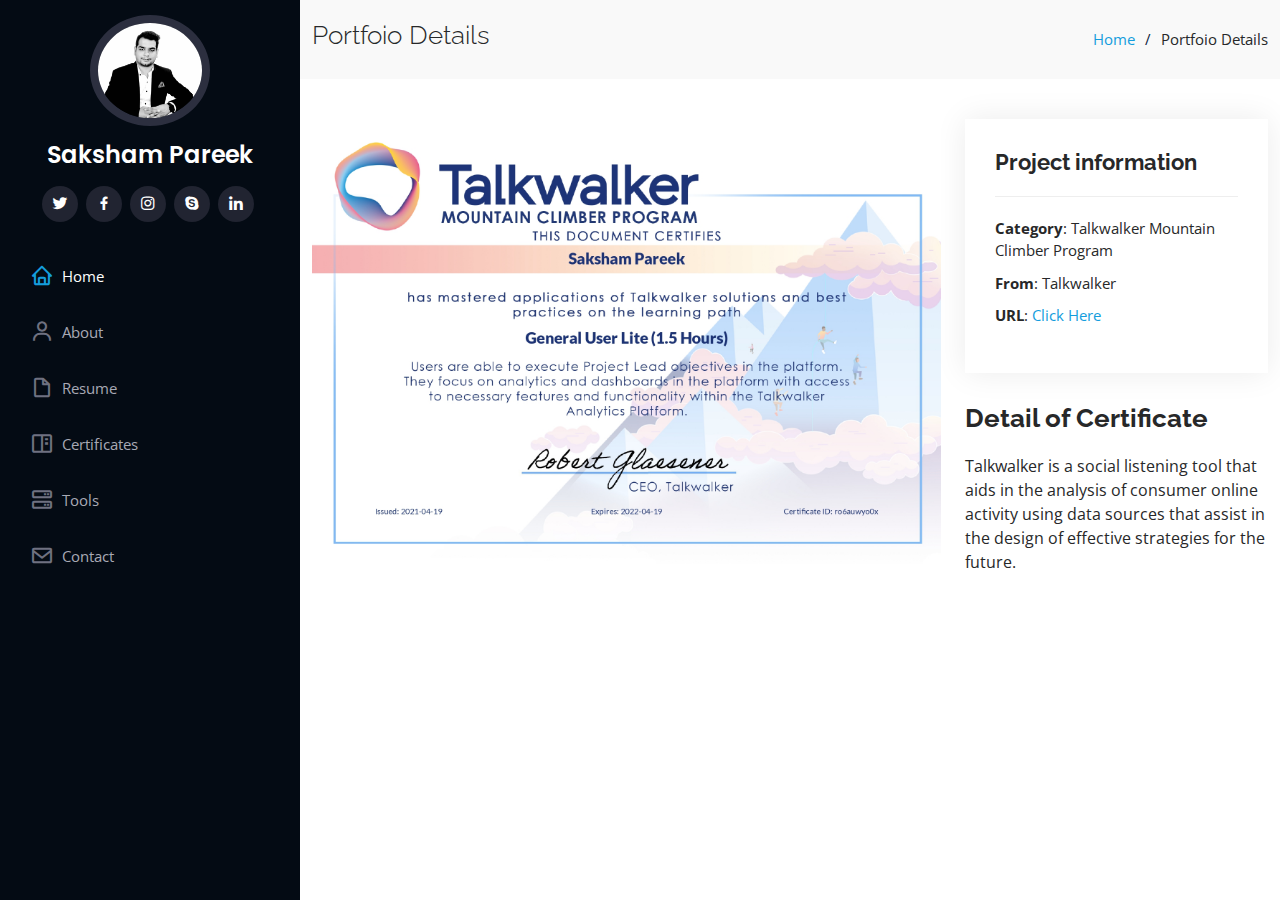
<file: portfolio-details4.html>
<!DOCTYPE html>
<html lang="en">

<head>
  <meta charset="utf-8">
  <meta content="width=device-width, initial-scale=1.0" name="viewport">

  <title>Portfolio Details - iPortfolio Bootstrap Template</title>
  <meta content="" name="description">
  <meta content="" name="keywords">

  <!-- Favicons -->
  <link href="assets/img/favicon.png" rel="icon">
  <link href="assets/img/apple-touch-icon.png" rel="apple-touch-icon">

  <!-- Google Fonts -->
  <link href="https://fonts.googleapis.com/css?family=Open+Sans:300,300i,400,400i,600,600i,700,700i|Raleway:300,300i,400,400i,500,500i,600,600i,700,700i|Poppins:300,300i,400,400i,500,500i,600,600i,700,700i" rel="stylesheet">

  <!-- Vendor CSS Files -->
  <link href="assets/vendor/aos/aos.css" rel="stylesheet">
  <link href="assets/vendor/bootstrap/css/bootstrap.min.css" rel="stylesheet">
  <link href="assets/vendor/bootstrap-icons/bootstrap-icons.css" rel="stylesheet">
  <link href="assets/vendor/boxicons/css/boxicons.min.css" rel="stylesheet">
  <link href="assets/vendor/glightbox/css/glightbox.min.css" rel="stylesheet">
  <link href="assets/vendor/swiper/swiper-bundle.min.css" rel="stylesheet">

  <!-- Template Main CSS File -->
  <link href="assets/css/style.css" rel="stylesheet">

  <!-- =======================================================
  * Template Name: iPortfolio - v3.6.0
  * Template URL: https://bootstrapmade.com/iportfolio-bootstrap-portfolio-websites-template/
  * Author: BootstrapMade.com
  * License: https://bootstrapmade.com/license/
  ======================================================== -->
</head>

<body>

  <!-- ======= Mobile nav toggle button ======= -->
  <i class="bi bi-list mobile-nav-toggle d-xl-none"></i>

  <!-- ======= Header ======= -->
  <header id="header">
    <div class="d-flex flex-column">

      <div class="profile">
        <img src="assets/img/profile-img.jpg" alt="" class="img-fluid rounded-circle">
        <h1 class="text-light"><a href="index.html">Saksham Pareek</a></h1>
        <div class="social-links mt-3 text-center">
          <a href="#" class="twitter"><i class="bx bxl-twitter"></i></a>
          <a href="#" class="facebook"><i class="bx bxl-facebook"></i></a>
          <a href="#" class="instagram"><i class="bx bxl-instagram"></i></a>
          <a href="#" class="google-plus"><i class="bx bxl-skype"></i></a>
          <a href="#" class="linkedin"><i class="bx bxl-linkedin"></i></a>
        </div>
      </div>

      <nav id="navbar" class="nav-menu navbar">
        <ul>
          <li><a href="#hero" class="nav-link scrollto active"><i class="bx bx-home"></i> <span>Home</span></a></li>
          <li><a href="#about" class="nav-link scrollto"><i class="bx bx-user"></i> <span>About</span></a></li>
          <li><a href="#resume" class="nav-link scrollto"><i class="bx bx-file-blank"></i> <span>Resume</span></a></li>
          <li><a href="#portfolio" class="nav-link scrollto"><i class="bx bx-book-content"></i> <span>Certificates</span></a></li>
          <li><a href="#services" class="nav-link scrollto"><i class="bx bx-server"></i> <span>Tools</span></a></li>
          <li><a href="#contact" class="nav-link scrollto"><i class="bx bx-envelope"></i> <span>Contact</span></a></li>
        </ul>
      </nav>
      <!-- .nav-menu -->
    </div>
  </header><!-- End Header -->

  <main id="main">

    <!-- ======= Breadcrumbs ======= -->
    <section id="breadcrumbs" class="breadcrumbs">
      <div class="container">

        <div class="d-flex justify-content-between align-items-center">
          <h2>Portfoio Details</h2>
          <ol>
            <li><a href="index.html">Home</a></li>
            <li>Portfoio Details</li>
          </ol>
        </div>

      </div>
    </section><!-- End Breadcrumbs -->

    <!-- ======= Portfolio Details Section ======= -->
    <section id="portfolio-details" class="portfolio-details">
      <div class="container">

        <div class="row gy-4">

          <div class="col-lg-8">
            <div class="portfolio-details-slider swiper">
              <!-- <div class="swiper-wrapper align-items-center"> -->

                <div class="swiper-slide">
                  <img src="assets/img/portfolio/portfolio-details-4.jpg" alt="">
                </div>

                <!-- <div class="swiper-slide">
                  <img src="assets/img/portfolio/portfolio-details-2.jpg" alt="">
                </div>

                <div class="swiper-slide">
                  <img src="assets/img/portfolio/portfolio-details-3.jpg" alt="">
                </div> -->

              <!-- </div> -->
              <!-- <div class="swiper-pagination"></div> -->
            </div>
          </div>

          <div class="col-lg-4">
            <div class="portfolio-info">
              <h3>Project information</h3>
              <ul>
                <li><strong>Category</strong>:  	Talkwalker Mountain Climber Program   </li>
                <li><strong>From</strong>: Talkwalker</li>
                <!-- <li><strong>Project date</strong>: 01 March, 2020</li> -->
                <li><strong>URL</strong>: <a href="https://drive.google.com/file/d/1HD7lEICnox56TxKaos-uDYv_DmL2iopa/view">Click Here</a></li>
              </ul>
            </div>
            <div class="portfolio-description">
              <h2>Detail of Certificate</h2>
              <p>
                Talkwalker is a social listening tool that aids in the analysis of consumer online activity using data sources that assist in the design of effective strategies for the future.
              </p>
            </div>
          </div>

        </div>

      </div>
    </section><!-- End Portfolio Details Section -->

  </main><!-- End #main -->

  <!-- ======= Footer ======= -->
  <!-- <footer id="footer">
    <div class="container">
      <div class="copyright">
        &copy; Copyright <strong><span>iPortfolio</span></strong>
      </div>
      <div class="credits">
        <!-- All the links in the footer should remain intact. -->
        <!-- You can delete the links only if you purchased the pro version. -->
        <!-- Licensing information: https://bootstrapmade.com/license/ -->
        <!-- Purchase the pro version with working PHP/AJAX contact form: https://bootstrapmade.com/iportfolio-bootstrap-portfolio-websites-template/ -->
        <!-- Designed by <a href="https://bootstrapmade.com/">BootstrapMade</a> -->
      </div>
    </div>
  </footer> -->
  <!-- End  Footer -->

  <a href="#" class="back-to-top d-flex align-items-center justify-content-center"><i class="bi bi-arrow-up-short"></i></a>

  <!-- Vendor JS Files -->
  <script src="assets/vendor/aos/aos.js"></script>
  <script src="assets/vendor/bootstrap/js/bootstrap.bundle.min.js"></script>
  <script src="assets/vendor/glightbox/js/glightbox.min.js"></script>
  <script src="assets/vendor/isotope-layout/isotope.pkgd.min.js"></script>
  <script src="assets/vendor/php-email-form/validate.js"></script>
  <script src="assets/vendor/purecounter/purecounter.js"></script>
  <script src="assets/vendor/swiper/swiper-bundle.min.js"></script>
  <script src="assets/vendor/typed.js/typed.min.js"></script>
  <script src="assets/vendor/waypoints/noframework.waypoints.js"></script>

  <!-- Template Main JS File -->
  <script src="assets/js/main.js"></script>

</body>

</html>
</file>
<file: assets/css/style.css>
/**
* Template Name: iPortfolio - v3.6.0
* Template URL: https://bootstrapmade.com/iportfolio-bootstrap-portfolio-websites-template/
* Author: BootstrapMade.com
* License: https://bootstrapmade.com/license/
*/

/*--------------------------------------------------------------
# General
--------------------------------------------------------------*/
body {
  font-family: "Open Sans", sans-serif;
  color: #272829;
}

a {
  color: #149ddd;
  text-decoration: none;
}

a:hover {
  color: #37b3ed;
  text-decoration: none;
}

h1, h2, h3, h4, h5, h6 {
  font-family: "Raleway", sans-serif;
}

/*--------------------------------------------------------------
# Back to top button
--------------------------------------------------------------*/
.back-to-top {
  position: fixed;
  visibility: hidden;
  opacity: 0;
  right: 15px;
  bottom: 15px;
  z-index: 996;
  background: #149ddd;
  width: 40px;
  height: 40px;
  border-radius: 50px;
  transition: all 0.4s;
}
.back-to-top i {
  font-size: 28px;
  color: #fff;
  line-height: 0;
}
.back-to-top:hover {
  background: #2eafec;
  color: #fff;
}
.back-to-top.active {
  visibility: visible;
  opacity: 1;
}

/*--------------------------------------------------------------
# Header
--------------------------------------------------------------*/
#header {
  position: fixed;
  top: 0;
  left: 0;
  bottom: 0;
  width: 300px;
  transition: all ease-in-out 0.5s;
  z-index: 9997;
  transition: all 0.5s;
  padding: 0 15px;
  background: #040b14;
  overflow-y: auto;
}
#header .profile img {
  margin: 15px auto;
  display: block;
  width: 120px;
  border: 8px solid #2c2f3f;
}
#header .profile h1 {
  font-size: 24px;
  margin: 0;
  padding: 0;
  font-weight: 600;
  -moz-text-align-last: center;
  text-align-last: center;
  font-family: "Poppins", sans-serif;
}
#header .profile h1 a, #header .profile h1 a:hover {
  color: #fff;
  text-decoration: none;
}
#header .profile .social-links a {
  font-size: 18px;
  display: inline-block;
  background: #212431;
  color: #fff;
  line-height: 1;
  padding: 8px 0;
  margin-right: 4px;
  border-radius: 50%;
  text-align: center;
  width: 36px;
  height: 36px;
  transition: 0.3s;
}
#header .profile .social-links a:hover {
  background: #149ddd;
  color: #fff;
  text-decoration: none;
}

#main {
  margin-left: 300px;
}

@media (max-width: 1199px) {
  #header {
    left: -300px;
  }

  #main {
    margin-left: 0;
  }
}
/*--------------------------------------------------------------
# Navigation Menu
--------------------------------------------------------------*/
/* Desktop Navigation */
.nav-menu {
  padding: 30px 0 0 0;
}
.nav-menu * {
  margin: 0;
  padding: 0;
  list-style: none;
}
.nav-menu > ul > li {
  position: relative;
  white-space: nowrap;
}
.nav-menu a, .nav-menu a:focus {
  display: flex;
  align-items: center;
  color: #a8a9b4;
  padding: 12px 15px;
  margin-bottom: 8px;
  transition: 0.3s;
  font-size: 15px;
}
.nav-menu a i, .nav-menu a:focus i {
  font-size: 24px;
  padding-right: 8px;
  color: #6f7180;
}
.nav-menu a:hover, .nav-menu .active, .nav-menu .active:focus, .nav-menu li:hover > a {
  text-decoration: none;
  color: #fff;
}
.nav-menu a:hover i, .nav-menu .active i, .nav-menu .active:focus i, .nav-menu li:hover > a i {
  color: #149ddd;
}

/* Mobile Navigation */
.mobile-nav-toggle {
  position: fixed;
  right: 15px;
  top: 15px;
  z-index: 9998;
  border: 0;
  font-size: 24px;
  transition: all 0.4s;
  outline: none !important;
  background-color: #149ddd;
  color: #fff;
  width: 40px;
  height: 40px;
  display: inline-flex;
  align-items: center;
  justify-content: center;
  line-height: 0;
  border-radius: 50px;
  cursor: pointer;
}

.mobile-nav-active {
  overflow: hidden;
}
.mobile-nav-active #header {
  left: 0;
}

/*--------------------------------------------------------------
# Hero Section
--------------------------------------------------------------*/
#hero {
  width: 100%;
  height: 100vh;
  background: url("../img/hero-bg.jpg") top center;
  background-size: cover;
}
#hero:before {
  content: "";
  background: rgba(5, 13, 24, 0.3);
  position: absolute;
  bottom: 0;
  top: 0;
  left: 0;
  right: 0;
  z-index: 1;
}
#hero .hero-container {
  position: relative;
  z-index: 2;
  min-width: 300px;
}
#hero h1 {
  margin: 0 0 10px 0;
  font-size: 50px;
  font-weight: 700;
  line-height: 56px;
  color: #fff;
}
#hero p {
  color: #fff;
  margin-bottom: 50px;
  font-size: 26px;
  font-family: "Poppins", sans-serif;
}
#hero p span {
  color: #fff;
  padding-bottom: 4px;
  letter-spacing: 1px;
  border-bottom: 3px solid #149ddd;
}
@media (min-width: 1024px) {
  #hero {
    background-attachment: fixed;
  }
}
@media (max-width: 768px) {
  #hero h1 {
    font-size: 28px;
    line-height: 36px;
  }
  #hero h2 {
    font-size: 18px;
    line-height: 24px;
    margin-bottom: 30px;
  }
}

/*--------------------------------------------------------------
# Sections General
--------------------------------------------------------------*/
section {
  padding: 60px 0;
  overflow: hidden;
}

.section-bg {
  background: #f5f8fd;
}

.section-title {
  padding-bottom: 30px;
}
.section-title h2 {
  font-size: 32px;
  font-weight: bold;
  margin-bottom: 20px;
  padding-bottom: 20px;
  position: relative;
  color: #173b6c;
}
.section-title h2::after {
  content: "";
  position: absolute;
  display: block;
  width: 50px;
  height: 3px;
  background: #149ddd;
  bottom: 0;
  left: 0;
}
.section-title p {
  margin-bottom: 0;
}

/*--------------------------------------------------------------
# About
--------------------------------------------------------------*/
.about .content h3 {
  font-weight: 700;
  font-size: 26px;
  color: #173b6c;
}
.about .content ul {
  list-style: none;
  padding: 0;
}
.about .content ul li {
  margin-bottom: 20px;
  display: flex;
  align-items: center;
}
.about .content ul strong {
  margin-right: 10px;
}
.about .content ul i {
  font-size: 16px;
  margin-right: 5px;
  color: #149ddd;
  line-height: 0;
}
.about .content p:last-child {
  margin-bottom: 0;
}

/*--------------------------------------------------------------
# Facts
--------------------------------------------------------------*/
.facts {
  padding-bottom: 30px;
}
.facts .count-box {
  padding: 30px;
  width: 100%;
}
.facts .count-box i {
  display: block;
  font-size: 44px;
  color: #149ddd;
  float: left;
  line-height: 0;
}
.facts .count-box span {
  font-size: 48px;
  line-height: 40px;
  display: block;
  font-weight: 700;
  color: #050d18;
  margin-left: 60px;
}
.facts .count-box p {
  padding: 15px 0 0 0;
  margin: 0 0 0 60px;
  font-family: "Raleway", sans-serif;
  font-size: 14px;
  color: #122f57;
}
.facts .count-box a {
  font-weight: 600;
  display: block;
  margin-top: 20px;
  color: #122f57;
  font-size: 15px;
  font-family: "Poppins", sans-serif;
  transition: ease-in-out 0.3s;
}
.facts .count-box a:hover {
  color: #1f5297;
}

/*--------------------------------------------------------------
# Akills
--------------------------------------------------------------*/
.skills .progress {
  height: 60px;
  display: block;
  background: none;
  border-radius: 0;
}
.skills .progress .skill {
  padding: 0;
  margin: 0 0 6px 0;
  text-transform: uppercase;
  display: block;
  font-weight: 600;
  font-family: "Poppins", sans-serif;
  color: #050d18;
}
.skills .progress .skill .val {
  float: right;
  font-style: normal;
}
.skills .progress-bar-wrap {
  background: #dce8f8;
  height: 10px;
}
.skills .progress-bar {
  width: 1px;
  height: 10px;
  transition: 0.9s;
  background-color: #149ddd;
}

/*--------------------------------------------------------------
# Resume
--------------------------------------------------------------*/
.resume .resume-title {
  font-size: 26px;
  font-weight: 700;
  margin-top: 20px;
  margin-bottom: 20px;
  color: #050d18;
}
.resume .resume-item {
  padding: 0 0 20px 20px;
  margin-top: -2px;
  border-left: 2px solid #1f5297;
  position: relative;
}
.resume .resume-item h4 {
  line-height: 18px;
  font-size: 18px;
  font-weight: 600;
  text-transform: uppercase;
  font-family: "Poppins", sans-serif;
  color: #050d18;
  margin-bottom: 10px;
}
.resume .resume-item h5 {
  font-size: 16px;
  background: #e4edf9;
  padding: 5px 15px;
  display: inline-block;
  font-weight: 600;
  margin-bottom: 10px;
}
.resume .resume-item ul {
  padding-left: 20px;
}
.resume .resume-item ul li {
  padding-bottom: 10px;
}
.resume .resume-item:last-child {
  padding-bottom: 0;
}
.resume .resume-item::before {
  content: "";
  position: absolute;
  width: 16px;
  height: 16px;
  border-radius: 50px;
  left: -9px;
  top: 0;
  background: #fff;
  border: 2px solid #1f5297;
}

/*--------------------------------------------------------------
# Portfolio
--------------------------------------------------------------*/
.portfolio .portfolio-item {
  margin-bottom: 30px;
}
.portfolio #portfolio-flters {
  padding: 0;
  margin: 0 auto 35px auto;
  list-style: none;
  text-align: center;
  background: #fff;
  border-radius: 50px;
  padding: 2px 15px;
}
.portfolio #portfolio-flters li {
  cursor: pointer;
  display: inline-block;
  padding: 10px 15px 8px 15px;
  font-size: 14px;
  font-weight: 600;
  line-height: 1;
  text-transform: uppercase;
  color: #272829;
  margin-bottom: 5px;
  transition: all 0.3s ease-in-out;
}
.portfolio #portfolio-flters li:hover, .portfolio #portfolio-flters li.filter-active {
  color: #149ddd;
}
.portfolio #portfolio-flters li:last-child {
  margin-right: 0;
}
.portfolio .portfolio-wrap {
  transition: 0.3s;
  position: relative;
  overflow: hidden;
  z-index: 1;
}
.portfolio .portfolio-wrap::before {
  content: "";
  background: rgba(255, 255, 255, 0.5);
  position: absolute;
  left: 0;
  right: 0;
  top: 0;
  bottom: 0;
  transition: all ease-in-out 0.3s;
  z-index: 2;
  opacity: 0;
}
.portfolio .portfolio-wrap .portfolio-links {
  opacity: 1;
  left: 0;
  right: 0;
  bottom: -60px;
  z-index: 3;
  position: absolute;
  transition: all ease-in-out 0.3s;
  display: flex;
  justify-content: center;
}
.portfolio .portfolio-wrap .portfolio-links a {
  color: #fff;
  font-size: 28px;
  text-align: center;
  background: rgba(20, 157, 221, 0.75);
  transition: 0.3s;
  width: 50%;
}
.portfolio .portfolio-wrap .portfolio-links a:hover {
  background: rgba(20, 157, 221, 0.95);
}
.portfolio .portfolio-wrap .portfolio-links a + a {
  border-left: 1px solid #37b3ed;
}
.portfolio .portfolio-wrap:hover::before {
  top: 0;
  left: 0;
  right: 0;
  bottom: 0;
  opacity: 1;
}
.portfolio .portfolio-wrap:hover .portfolio-links {
  opacity: 1;
  bottom: 0;
}

/*--------------------------------------------------------------
# Portfolio Details
--------------------------------------------------------------*/
.portfolio-details {
  padding-top: 40px;
}
.portfolio-details .portfolio-details-slider img {
  width: 100%;
}
.portfolio-details .portfolio-details-slider .swiper-pagination {
  margin-top: 20px;
  position: relative;
}
.portfolio-details .portfolio-details-slider .swiper-pagination .swiper-pagination-bullet {
  width: 12px;
  height: 12px;
  background-color: #fff;
  opacity: 1;
  border: 1px solid #149ddd;
}
.portfolio-details .portfolio-details-slider .swiper-pagination .swiper-pagination-bullet-active {
  background-color: #149ddd;
}
.portfolio-details .portfolio-info {
  padding: 30px;
  box-shadow: 0px 0 30px rgba(5, 13, 24, 0.08);
}
.portfolio-details .portfolio-info h3 {
  font-size: 22px;
  font-weight: 700;
  margin-bottom: 20px;
  padding-bottom: 20px;
  border-bottom: 1px solid #eee;
}
.portfolio-details .portfolio-info ul {
  list-style: none;
  padding: 0;
  font-size: 15px;
}
.portfolio-details .portfolio-info ul li + li {
  margin-top: 10px;
}
.portfolio-details .portfolio-description {
  padding-top: 30px;
}
.portfolio-details .portfolio-description h2 {
  font-size: 26px;
  font-weight: 700;
  margin-bottom: 20px;
}
.portfolio-details .portfolio-description p {
  padding: 0;
}

/*--------------------------------------------------------------
# Services
--------------------------------------------------------------*/
.services .icon-box {
  margin-bottom: 20px;
}
.services .icon {
  float: left;
  display: flex;
  align-items: center;
  justify-content: center;
  width: 54px;
  height: 54px;
  background: #149ddd;
  border-radius: 50%;
  transition: 0.5s;
  border: 1px solid #149ddd;
}
.services .icon i {
  color: #fff;
  font-size: 24px;
  line-height: 0;
}
.services .icon-box:hover .icon {
  background: #fff;
}
.services .icon-box:hover .icon i {
  color: #149ddd;
}
.services .title {
  margin-left: 80px;
  font-weight: 700;
  margin-bottom: 15px;
  font-size: 18px;
}
.services .title a {
  color: #343a40;
}
.services .title a:hover {
  color: #149ddd;
}
.services .description {
  margin-left: 80px;
  line-height: 24px;
  font-size: 14px;
}

/*--------------------------------------------------------------
# Testimonials
--------------------------------------------------------------*/
.testimonials .testimonials-carousel, .testimonials .testimonials-slider {
  overflow: hidden;
}
.testimonials .testimonial-item {
  box-sizing: content-box;
  text-align: center;
  min-height: 320px;
}
.testimonials .testimonial-item .testimonial-img {
  width: 90px;
  border-radius: 50%;
  margin: 0 auto;
}
.testimonials .testimonial-item h3 {
  font-size: 18px;
  font-weight: bold;
  margin: 10px 0 5px 0;
  color: #111;
}
.testimonials .testimonial-item h4 {
  font-size: 14px;
  color: #999;
  margin: 0;
}
.testimonials .testimonial-item .quote-icon-left, .testimonials .testimonial-item .quote-icon-right {
  color: #c3e8fa;
  font-size: 26px;
}
.testimonials .testimonial-item .quote-icon-left {
  display: inline-block;
  left: -5px;
  position: relative;
}
.testimonials .testimonial-item .quote-icon-right {
  display: inline-block;
  right: -5px;
  position: relative;
  top: 10px;
}
.testimonials .testimonial-item p {
  font-style: italic;
  margin: 0 15px 15px 15px;
  padding: 20px;
  background: #fff;
  position: relative;
  margin-bottom: 35px;
  border-radius: 6px;
  box-shadow: 0px 2px 15px rgba(0, 0, 0, 0.1);
}
.testimonials .testimonial-item p::after {
  content: "";
  width: 0;
  height: 0;
  border-top: 20px solid #fff;
  border-right: 20px solid transparent;
  border-left: 20px solid transparent;
  position: absolute;
  bottom: -20px;
  left: calc(50% - 20px);
}
.testimonials .swiper-pagination {
  margin-top: 20px;
  position: relative;
}
.testimonials .swiper-pagination .swiper-pagination-bullet {
  width: 12px;
  height: 12px;
  background-color: #fff;
  opacity: 1;
  border: 1px solid #149ddd;
}
.testimonials .swiper-pagination .swiper-pagination-bullet-active {
  background-color: #149ddd;
}

/*--------------------------------------------------------------
# Contact
--------------------------------------------------------------*/
.contact {
  padding-bottom: 130px;
}
.contact .info {
  padding: 30px;
  background: #fff;
  width: 100%;
  box-shadow: 0 0 24px 0 rgba(0, 0, 0, 0.12);
}
.contact .info i {
  font-size: 20px;
  color: #149ddd;
  float: left;
  width: 44px;
  height: 44px;
  background: #dff3fc;
  display: flex;
  justify-content: center;
  align-items: center;
  border-radius: 50px;
  transition: all 0.3s ease-in-out;
}
.contact .info h4 {
  padding: 0 0 0 60px;
  font-size: 22px;
  font-weight: 600;
  margin-bottom: 5px;
  color: #050d18;
}
.contact .info p {
  padding: 0 0 10px 60px;
  margin-bottom: 20px;
  font-size: 14px;
  color: #173b6c;
}
.contact .info .email p {
  padding-top: 5px;
}
.contact .info .social-links {
  padding-left: 60px;
}
.contact .info .social-links a {
  font-size: 18px;
  display: inline-block;
  background: #333;
  color: #fff;
  line-height: 1;
  padding: 8px 0;
  border-radius: 50%;
  text-align: center;
  width: 36px;
  height: 36px;
  transition: 0.3s;
  margin-right: 10px;
}
.contact .info .social-links a:hover {
  background: #149ddd;
  color: #fff;
}
.contact .info .email:hover i, .contact .info .address:hover i, .contact .info .phone:hover i {
  background: #149ddd;
  color: #fff;
}
.contact .php-email-form {
  width: 100%;
  padding: 30px;
  background: #fff;
  box-shadow: 0 0 24px 0 rgba(0, 0, 0, 0.12);
}
.contact .php-email-form .form-group {
  padding-bottom: 8px;
}
.contact .php-email-form .validate {
  display: none;
  color: red;
  margin: 0 0 15px 0;
  font-weight: 400;
  font-size: 13px;
}
.contact .php-email-form .error-message {
  display: none;
  color: #fff;
  background: #ed3c0d;
  text-align: left;
  padding: 15px;
  font-weight: 600;
}
.contact .php-email-form .error-message br + br {
  margin-top: 25px;
}
.contact .php-email-form .sent-message {
  display: none;
  color: #fff;
  background: #18d26e;
  text-align: center;
  padding: 15px;
  font-weight: 600;
}
.contact .php-email-form .loading {
  display: none;
  background: #fff;
  text-align: center;
  padding: 15px;
}
.contact .php-email-form .loading:before {
  content: "";
  display: inline-block;
  border-radius: 50%;
  width: 24px;
  height: 24px;
  margin: 0 10px -6px 0;
  border: 3px solid #18d26e;
  border-top-color: #eee;
  -webkit-animation: animate-loading 1s linear infinite;
  animation: animate-loading 1s linear infinite;
}
.contact .php-email-form .form-group {
  margin-bottom: 15px;
}
.contact .php-email-form label {
  padding-bottom: 8px;
}
.contact .php-email-form input, .contact .php-email-form textarea {
  border-radius: 0;
  box-shadow: none;
  font-size: 14px;
}
.contact .php-email-form input {
  height: 44px;
}
.contact .php-email-form textarea {
  padding: 10px 15px;
}
.contact .php-email-form button[type=submit] {
  background: #149ddd;
  border: 0;
  padding: 10px 24px;
  color: #fff;
  transition: 0.4s;
  border-radius: 4px;
}
.contact .php-email-form button[type=submit]:hover {
  background: #37b3ed;
}
@-webkit-keyframes animate-loading {
  0% {
    transform: rotate(0deg);
  }
  100% {
    transform: rotate(360deg);
  }
}
@keyframes animate-loading {
  0% {
    transform: rotate(0deg);
  }
  100% {
    transform: rotate(360deg);
  }
}

/*--------------------------------------------------------------
# Breadcrumbs
--------------------------------------------------------------*/
.breadcrumbs {
  padding: 20px 0;
  background: #f9f9f9;
}
.breadcrumbs h2 {
  font-size: 26px;
  font-weight: 300;
}
.breadcrumbs ol {
  display: flex;
  flex-wrap: wrap;
  list-style: none;
  padding: 0;
  margin: 0;
  font-size: 15px;
}
.breadcrumbs ol li + li {
  padding-left: 10px;
}
.breadcrumbs ol li + li::before {
  display: inline-block;
  padding-right: 10px;
  color: #0e2442;
  content: "/";
}
@media (max-width: 768px) {
  .breadcrumbs .d-flex {
    display: block !important;
  }
  .breadcrumbs ol {
    display: block;
  }
  .breadcrumbs ol li {
    display: inline-block;
  }
}

/*--------------------------------------------------------------
# Footer
--------------------------------------------------------------*/
#footer {
  padding: 15px;
  color: #f4f6fd;
  font-size: 14px;
  position: fixed;
  left: 0;
  bottom: 0;
  width: 300px;
  z-index: 9999;
  background: #040b14;
}
#footer .copyright {
  text-align: center;
}
#footer .credits {
  padding-top: 5px;
  text-align: center;
  font-size: 13px;
  color: #eaebf0;
}
@media (max-width: 1199px) {
  #footer {
    position: static;
    width: auto;
    padding-right: 20px 15px;
  }
}
</file>
